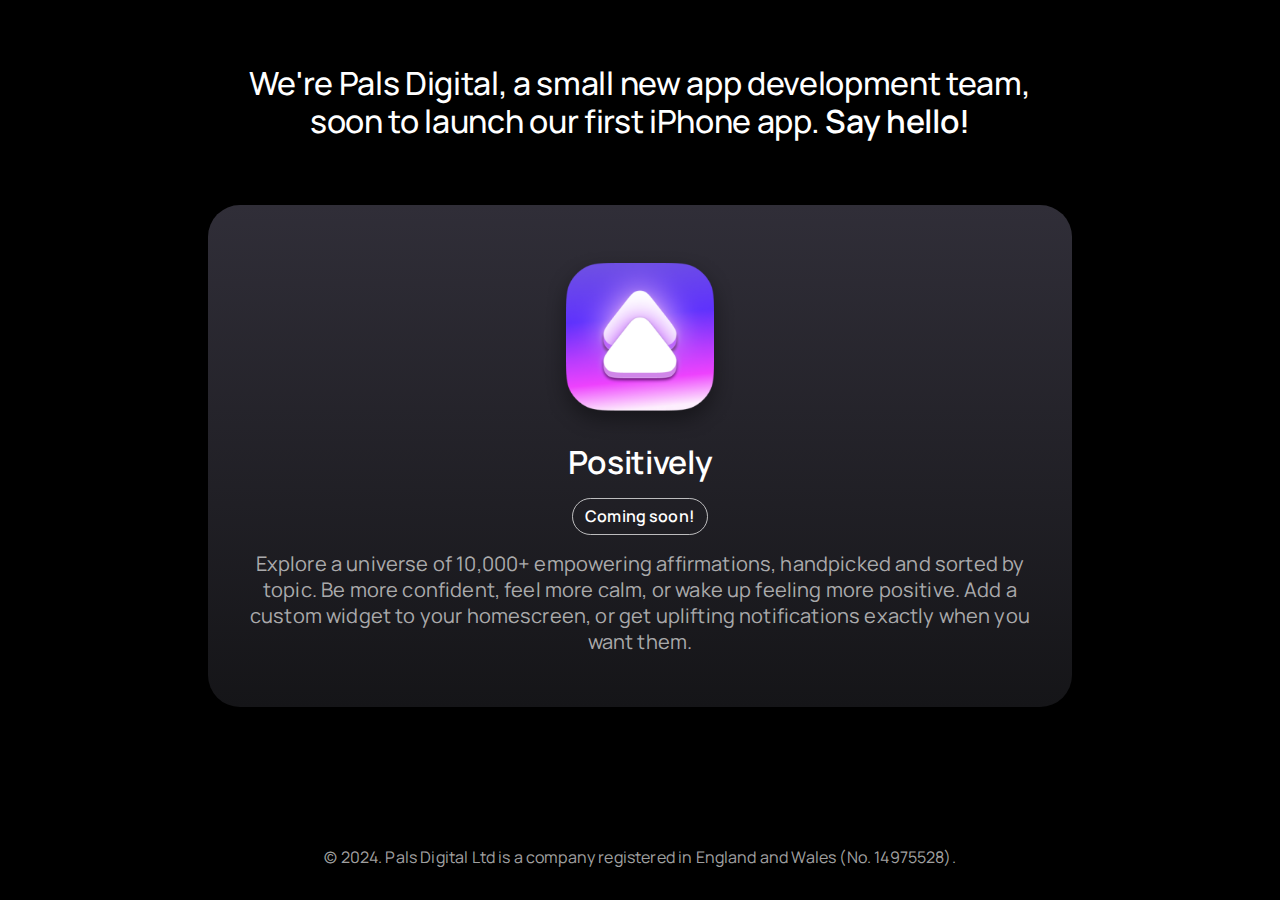
<file: index.html>
<html>
  <head>
    <meta name="viewport" content="width=device-width, initial-scale=1.0" />
    <link rel="stylesheet" href="style.css" />
    <link rel="preconnect" href="https://fonts.googleapis.com" />
    <link rel="preconnect" href="https://fonts.gstatic.com" crossorigin />
    <link
      href="https://fonts.googleapis.com/css2?family=Work+Sans:wght@300;400;500;600&display=swap"
      rel="stylesheet"
    />
    <meta property="og:image" content="/images/pals-cover.png" />
    <meta
      property="description"
      content="We're Pals Digital, a small new app development team launching our first iPhone app."
    />
    <title>Pals Digital</title>
  </head>
  <body>
    <section>
      <div class="container">
        <h1 class="hero">
          We're Pals Digital, a small new app development team, soon to launch
          our first iPhone app.
          <a href="mailto:hello@pals.digital">Say hello!</a>
        </h1>
      </div>
    </section>
    <section>
      <div class="container positively">
        <a href="positively/index.html"
          ><img class="icon" src="images/positively-icon.png"
        /></a>
        <h1 class="mb-4 mt-0">Positively</h1>
        <span class="tag mb-4">Coming soon!</span>
        <p class="lead">
          Explore a universe of 10,000+ empowering affirmations, handpicked and
          sorted by topic. Be more confident, feel more calm, or wake up feeling
          more positive. Add a custom widget to your homescreen, or get
          uplifting notifications exactly when you want them.
        </p>
      </div>
    </section>
    <footer>
      <p>
        &copy; 2024. Pals Digital Ltd is a company registered in England and
        Wales (No. 14975528).
      </p>
    </footer>
  </body>
</html>
</file>
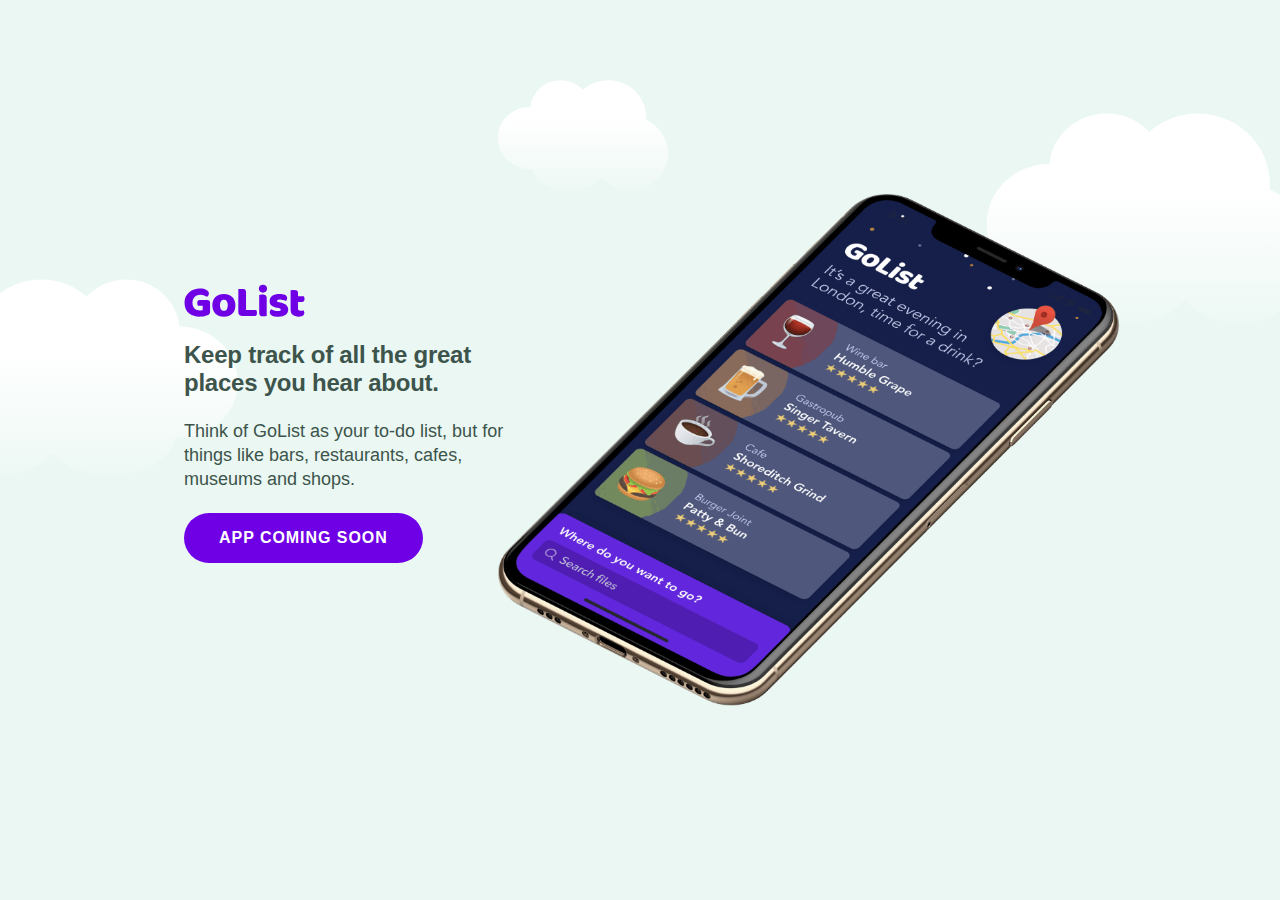
<file: golist/index.html>
<html>
  <head>
    <meta name="viewport" content="width=device-width, initial-scale=1.0" />
    <title>GoList</title>
    <style>
      body {
        background-image: url(clouds.svg);
        background-size: contain;
        background-repeat: no-repeat;
        background-position-y: 80px;
        background-color: #eaf7f2;
        padding: 0px;
        text-align: left;
        margin: 0;
        font-family: "Avenir Next", Helvetica, sans-serif;
        color: #3C544B;
      }
      #logo {
        margin: 0 0 24px 0;
      }
      #holder {
        width: 960px;
        overflow: hidden;
        position:absolute;
        top:50%;
        left:50%;
        -ms-transform: translateX(-50%) translateY(-50%);
        -webkit-transform: translate(-50%,-50%);
        transform: translate(-50%,-50%);
      }
      #content {
        float: left;
        width: 320px;
        padding-top: 90px;
        padding-left: 24px;
        margin-right: -24px;
      }
      #phone {
        width: 622px;
        height: 512px;
        background-size: contain;
        background-image: url(phone.png);
        float: right;
        background-repeat: no-repeat;
      }
      h1 {
        letter-spacing: -0.01em;
        font-weight: 600;
        font-size: 24px;
        line-height: 28px;
        margin: 0 0 22px 0;
      }
      p {
        font-weight: 400;
        font-size: 18px;
        line-height: 24px;
        margin: 0 0 22px 0;
      }
      .button {
        display: inline-block;
        background: #6F00E6;
        height: 50px;
        padding: 0 35px;
        line-height: 50px;
        border-radius: 25px;
        color: #fff;
        font-weight: 600;
        text-transform: uppercase;
        letter-spacing: 0.06em;
      }
      @media (max-width: 960px) {
        #holder {
          width: 100%;
          position: relative;
          transform: none;
          left: 0;
          top: 0;
        }
        #phone {
          float: none !important;
          width: 100%;
        }
        #content {
          float: none !important;
          margin-top: 60px;
          margin-bottom: 30px;
          padding-top: 0;
        }
      }
    </style>
  </head>
  <body class="transition">
    <div id="holder">
      <div id="content">      
        <svg id="logo" width="121" height="33" viewBox="0 0 121 33" fill="none" xmlns="http://www.w3.org/2000/svg">
        <path d="M26.0644 27.6171C26.0644 28.5255 25.9027 29.1995 25.5794 29.6391C25.2562 30.0786 24.7419 30.5035 24.0365 30.9138C23.6251 31.1482 23.1108 31.3827 22.4936 31.6171C21.8764 31.8222 21.2005 31.9981 20.4658 32.1446C19.731 32.3204 18.9522 32.4523 18.1293 32.5402C17.3358 32.6281 16.5423 32.672 15.7488 32.672C13.6328 32.672 11.6491 32.3937 9.79757 31.8369C7.94606 31.2508 6.32967 30.3863 4.94839 29.2435C3.59649 28.0713 2.52379 26.6208 1.73029 24.8918C0.93679 23.1629 0.540039 21.1556 0.540039 18.8698C0.540039 16.4669 0.966179 14.3717 1.81846 12.5841C2.70013 10.7966 3.8463 9.31673 5.25697 8.14457C6.69703 6.94311 8.32812 6.04934 10.1502 5.46326C12.0017 4.87718 13.8973 4.58414 15.837 4.58414C18.629 4.58414 20.8331 5.03835 22.4495 5.94677C24.0953 6.82589 24.9182 7.9834 24.9182 9.4193C24.9182 10.1812 24.7272 10.8405 24.3451 11.3973C23.9631 11.9541 23.5222 12.3937 23.0226 12.716C22.2879 12.2764 21.3621 11.8515 20.2453 11.4413C19.158 11.0017 17.9236 10.7819 16.5423 10.7819C14.0737 10.7819 12.1046 11.4852 10.6352 12.8918C9.19509 14.2984 8.47506 16.2471 8.47506 18.738C8.47506 20.086 8.66609 21.2581 9.04815 22.2545C9.45959 23.2215 10.0033 24.0274 10.6792 24.672C11.3552 25.2874 12.134 25.7563 13.0157 26.0786C13.8973 26.3717 14.8378 26.5182 15.837 26.5182C16.4836 26.5182 17.0566 26.4596 17.5563 26.3424C18.0559 26.2252 18.4379 26.0933 18.7024 25.9468V21.8149H13.9855C13.8092 21.4926 13.6328 21.0676 13.4565 20.5402C13.3095 20.0127 13.2361 19.4559 13.2361 18.8698C13.2361 17.8149 13.4712 17.053 13.9414 16.5841C14.441 16.1153 15.0729 15.8808 15.837 15.8808H23.2871C24.1688 15.8808 24.8447 16.1299 25.3149 16.6281C25.8146 17.097 26.0644 17.7709 26.0644 18.6501V27.6171Z" fill="#6F00E6"/>
        <path d="M51.4151 21.2874C51.4151 23.1043 51.1359 24.7307 50.5775 26.1666C50.0191 27.5731 49.2256 28.76 48.197 29.727C47.1978 30.694 45.9928 31.4266 44.5822 31.9248C43.1715 32.423 41.5992 32.672 39.8652 32.672C38.1313 32.672 36.559 32.4083 35.1483 31.8808C33.7376 31.3534 32.518 30.6061 31.4894 29.6391C30.4902 28.6427 29.7114 27.4413 29.153 26.0347C28.5946 24.6281 28.3154 23.0457 28.3154 21.2874C28.3154 19.5585 28.5946 17.9907 29.153 16.5841C29.7114 15.1775 30.4902 13.9907 31.4894 13.0237C32.518 12.0274 33.7376 11.2655 35.1483 10.738C36.559 10.2105 38.1313 9.94677 39.8652 9.94677C41.5992 9.94677 43.1715 10.2252 44.5822 10.7819C45.9928 11.3094 47.1978 12.0713 48.197 13.0677C49.2256 14.0347 50.0191 15.2215 50.5775 16.6281C51.1359 18.0347 51.4151 19.5878 51.4151 21.2874ZM35.9859 21.2874C35.9859 23.075 36.3239 24.4523 36.9998 25.4193C37.7052 26.357 38.675 26.8259 39.9093 26.8259C41.1437 26.8259 42.0841 26.3424 42.7307 25.3753C43.4066 24.4083 43.7446 23.0457 43.7446 21.2874C43.7446 19.5292 43.4066 18.1812 42.7307 17.2435C42.0547 16.2764 41.0996 15.7929 39.8652 15.7929C38.6309 15.7929 37.6758 16.2764 36.9998 17.2435C36.3239 18.1812 35.9859 19.5292 35.9859 21.2874Z" fill="#6F00E6"/>
        <path d="M58.4216 32.1006C57.1579 32.1006 56.1587 31.7343 55.4239 31.0017C54.6892 30.2691 54.3219 29.2728 54.3219 28.0127V5.28743C54.6451 5.22882 55.1594 5.15556 55.8648 5.06765C56.5701 4.95044 57.2461 4.89183 57.8926 4.89183C58.5686 4.89183 59.1564 4.95044 59.656 5.06765C60.185 5.15556 60.6258 5.33139 60.9785 5.59512C61.3311 5.85886 61.5956 6.22516 61.772 6.69402C61.9483 7.16289 62.0365 7.77828 62.0365 8.54018V25.9028H72.1316C72.3373 26.2252 72.5283 26.6647 72.7047 27.2215C72.881 27.749 72.9692 28.3057 72.9692 28.8918C72.9692 30.064 72.7194 30.8992 72.2197 31.3973C71.7201 31.8662 71.0589 32.1006 70.236 32.1006H58.4216Z" fill="#6F00E6"/>
        <path d="M74.8513 4.67205C74.8513 3.55849 75.2187 2.62076 75.9534 1.85886C76.7175 1.09696 77.7168 0.716003 78.9511 0.716003C80.1854 0.716003 81.17 1.09696 81.9047 1.85886C82.6688 2.62076 83.0508 3.55849 83.0508 4.67205C83.0508 5.7856 82.6688 6.72333 81.9047 7.48523C81.17 8.24714 80.1854 8.62809 78.9511 8.62809C77.7168 8.62809 76.7175 8.24714 75.9534 7.48523C75.2187 6.72333 74.8513 5.7856 74.8513 4.67205ZM82.6982 31.9248C82.3749 31.9834 81.89 32.0567 81.2434 32.1446C80.6263 32.2618 79.9944 32.3204 79.3478 32.3204C78.7013 32.3204 78.1135 32.2764 77.5845 32.1885C77.0849 32.1006 76.6587 31.9248 76.3061 31.6611C75.9534 31.3973 75.6742 31.0457 75.4685 30.6061C75.2922 30.1372 75.204 29.5365 75.204 28.8039V10.9138C75.5273 10.8552 75.9975 10.7819 76.6147 10.694C77.2612 10.5768 77.9078 10.5182 78.5543 10.5182C79.2009 10.5182 79.774 10.5622 80.2736 10.6501C80.8026 10.738 81.2434 10.9138 81.5961 11.1775C81.9488 11.4413 82.2133 11.8076 82.3896 12.2764C82.5953 12.716 82.6982 13.3021 82.6982 14.0347V31.9248Z" fill="#6F00E6"/>
        <path d="M104.221 25.5951C104.221 27.8222 103.383 29.5658 101.708 30.8259C100.033 32.086 97.5643 32.716 94.3021 32.716C93.0678 32.716 91.9216 32.6281 90.8636 32.4523C89.8056 32.2764 88.8945 32.0127 88.1304 31.6611C87.3957 31.2801 86.8079 30.8112 86.3671 30.2545C85.9557 29.6977 85.7499 29.0383 85.7499 28.2764C85.7499 27.5731 85.8969 26.9871 86.1908 26.5182C86.4847 26.02 86.8373 25.6098 87.2488 25.2874C88.101 25.7563 89.0709 26.1812 90.1583 26.5622C91.2751 26.9138 92.5535 27.0896 93.9935 27.0896C94.9046 27.0896 95.5952 26.9578 96.0655 26.694C96.5651 26.4303 96.8149 26.0786 96.8149 25.6391C96.8149 25.2288 96.6385 24.9065 96.2859 24.672C95.9332 24.4376 95.3454 24.2471 94.5225 24.1006L93.2 23.8369C90.6432 23.3387 88.7329 22.5622 87.4692 21.5072C86.2348 20.423 85.6177 18.8845 85.6177 16.8918C85.6177 15.8076 85.8528 14.8259 86.323 13.9468C86.7932 13.0677 87.4545 12.3351 88.3068 11.749C89.159 11.1629 90.173 10.7087 91.3485 10.3863C92.5535 10.064 93.876 9.90282 95.316 9.90282C96.4034 9.90282 97.4173 9.99073 98.3578 10.1666C99.3276 10.3131 100.165 10.5475 100.871 10.8698C101.576 11.1922 102.134 11.6171 102.546 12.1446C102.957 12.6427 103.163 13.2435 103.163 13.9468C103.163 14.6208 103.031 15.2068 102.766 15.705C102.531 16.1739 102.222 16.5695 101.84 16.8918C101.605 16.7453 101.253 16.5988 100.782 16.4523C100.312 16.2764 99.7979 16.1299 99.2395 16.0127C98.6811 15.8662 98.108 15.749 97.5202 15.6611C96.9618 15.5731 96.4475 15.5292 95.9773 15.5292C95.0075 15.5292 94.258 15.6464 93.729 15.8808C93.2 16.086 92.9355 16.423 92.9355 16.8918C92.9355 17.2142 93.0825 17.4779 93.3764 17.683C93.6703 17.8882 94.2286 18.0786 95.0515 18.2545L96.4181 18.5622C99.2395 19.2068 101.238 20.1006 102.413 21.2435C103.618 22.357 104.221 23.8076 104.221 25.5951Z" fill="#6F00E6"/>
        <path d="M114.016 24.6281C114.016 25.39 114.251 25.9321 114.721 26.2545C115.221 26.5768 115.911 26.738 116.793 26.738C117.234 26.738 117.689 26.7087 118.16 26.6501C118.63 26.5622 119.041 26.4596 119.394 26.3424C119.658 26.6647 119.879 27.031 120.055 27.4413C120.261 27.8222 120.364 28.2911 120.364 28.8479C120.364 29.9614 119.938 30.8698 119.085 31.5731C118.262 32.2764 116.793 32.6281 114.677 32.6281C112.091 32.6281 110.092 32.042 108.682 30.8699C107.3 29.6977 106.61 27.7929 106.61 25.1556V6.34238C106.933 6.25447 107.388 6.16655 107.976 6.07864C108.593 5.96142 109.24 5.90281 109.916 5.90281C111.209 5.90281 112.208 6.13725 112.914 6.60611C113.648 7.04567 114.016 7.99805 114.016 9.46326V12.2764H119.791C119.967 12.5988 120.129 13.009 120.276 13.5072C120.452 13.9761 120.54 14.5035 120.54 15.0896C120.54 16.1153 120.305 16.8625 119.835 17.3314C119.394 17.7709 118.791 17.9907 118.027 17.9907H114.016V24.6281Z" fill="#6F00E6"/>
        </svg>
        <h1>Keep track of all the great places you hear about.</h1>
        <p>Think of GoList as your to-do list, but for things like bars, restaurants, cafes, museums and shops.</p>
        <span class="button">App Coming Soon</a>
      </div>
      <div id="phone"></div>
    </div>
  </body>
</html>
</file>
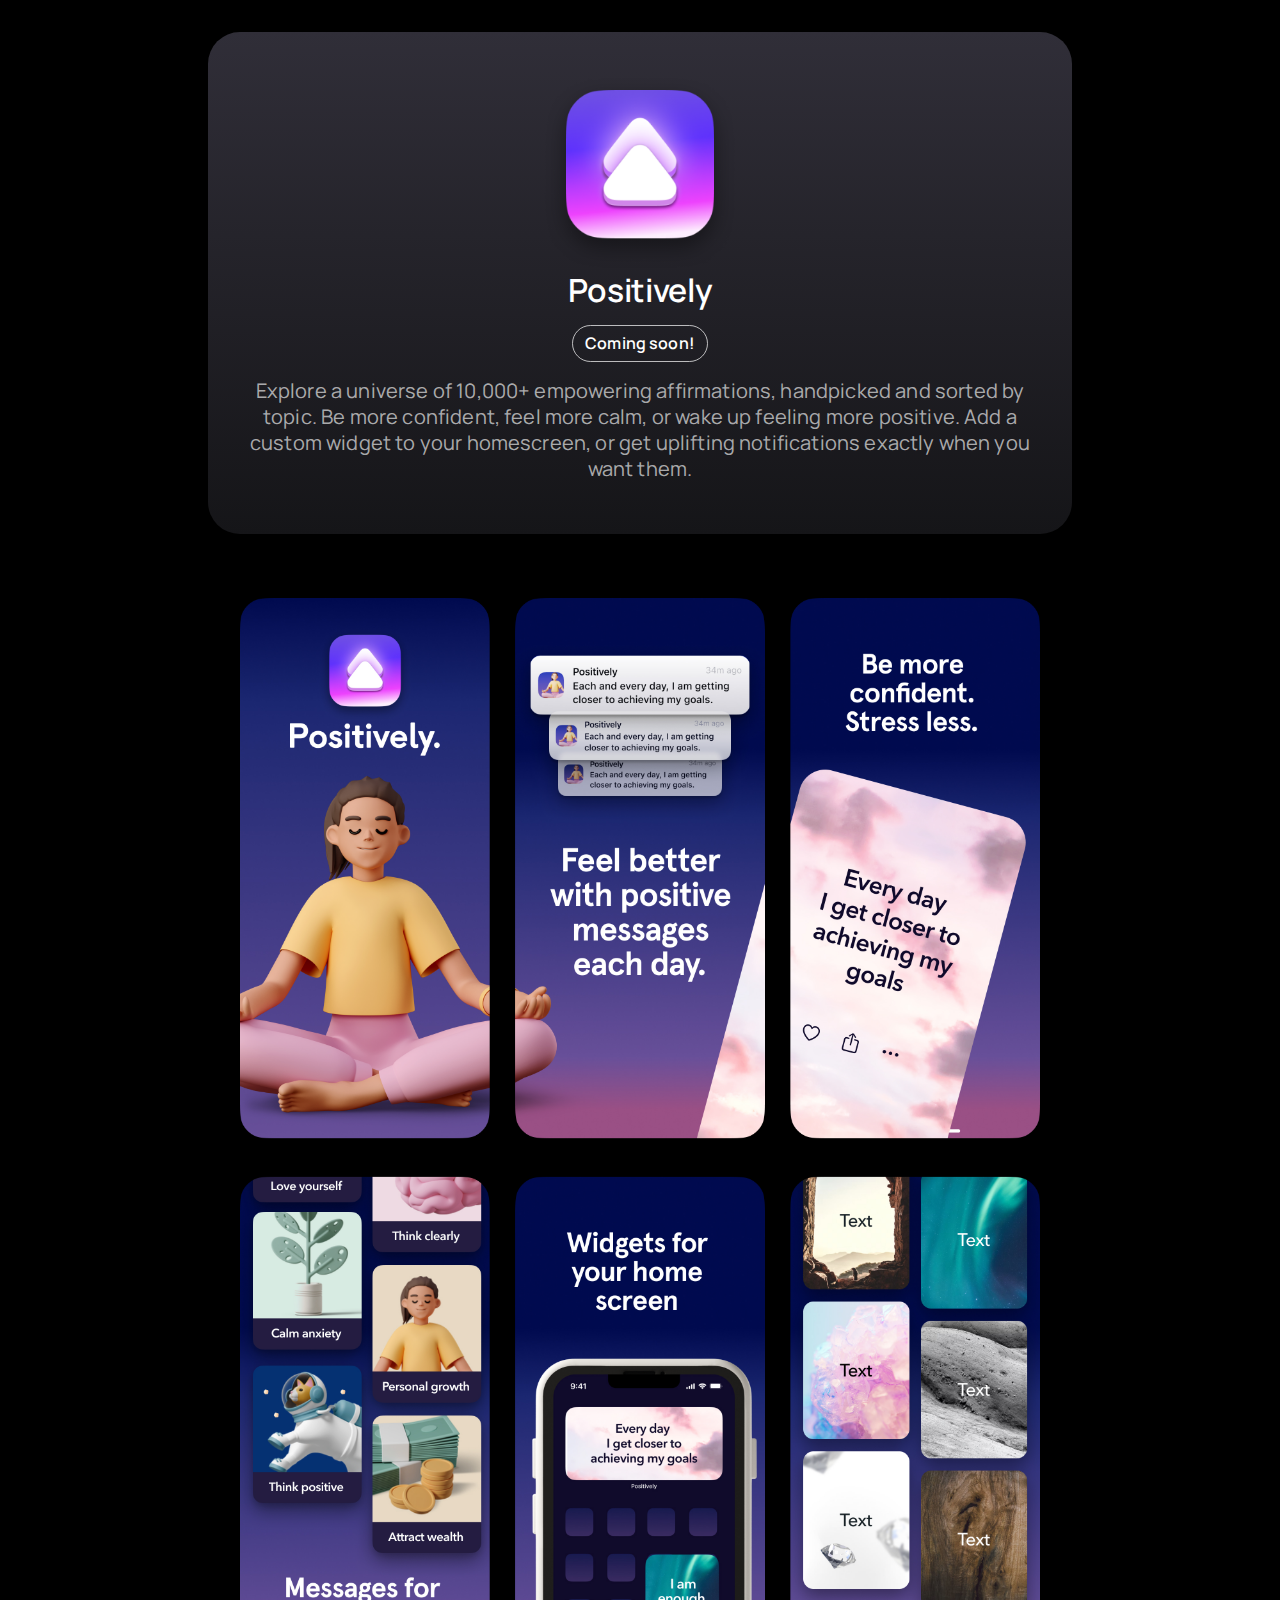
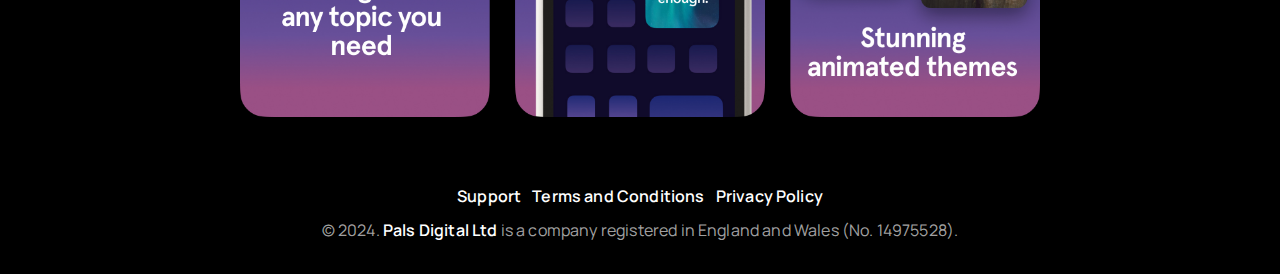
<file: positively/index.html>
<html>
  <head>
    <meta name="viewport" content="width=device-width, initial-scale=1.0" />
    <link rel="stylesheet" href="/style.css" />
    <link rel="preconnect" href="https://fonts.googleapis.com" />
    <link rel="preconnect" href="https://fonts.gstatic.com" crossorigin />
    <link
      href="https://fonts.googleapis.com/css2?family=Work+Sans:wght@300;400;500;600&display=swap"
      rel="stylesheet"
    />
    <meta property="og:image" content="/images/positively-cover.png" />
    <meta
      name="description"
      content="Positively is the #1 app for positive thinking, reduced stress, increased confidence and lower anxiety. Transform your mind with thousands of positive messages on every topic from work, love, personal growth, health and wealth."
    />
    <title>Positively</title>
  </head>
  <body>
    <section>
      <div class="container positively">
        <img class="icon" src="/images/positively-icon.png" />
        <h1 class="mb-4 mt-0">Positively</h1>
        <span class="tag mb-4">Coming soon!</span>
        <p class="lead">
          Explore a universe of 10,000+ empowering affirmations, handpicked and
          sorted by topic. Be more confident, feel more calm, or wake up feeling
          more positive. Add a custom widget to your homescreen, or get
          uplifting notifications exactly when you want them.
        </p>
      </div>
    </section>
    <section>
      <div class="container screens">
        <img class="screens" src="/images/positively-screens.jpg" />
      </div>
    </section>
    <footer>
      <ul>
        <li><a href="support.html">Support</a></li>
        <li><a href="terms.html">Terms and Conditions</a></li>
        <li><a href="privacy.html">Privacy Policy</a></li>
      </ul>
      <p>
        &copy; 2024. <a href="/">Pals Digital Ltd</a> is a company registered in
        England and Wales (No. 14975528).
      </p>
    </footer>
  </body>
</html>
</file>
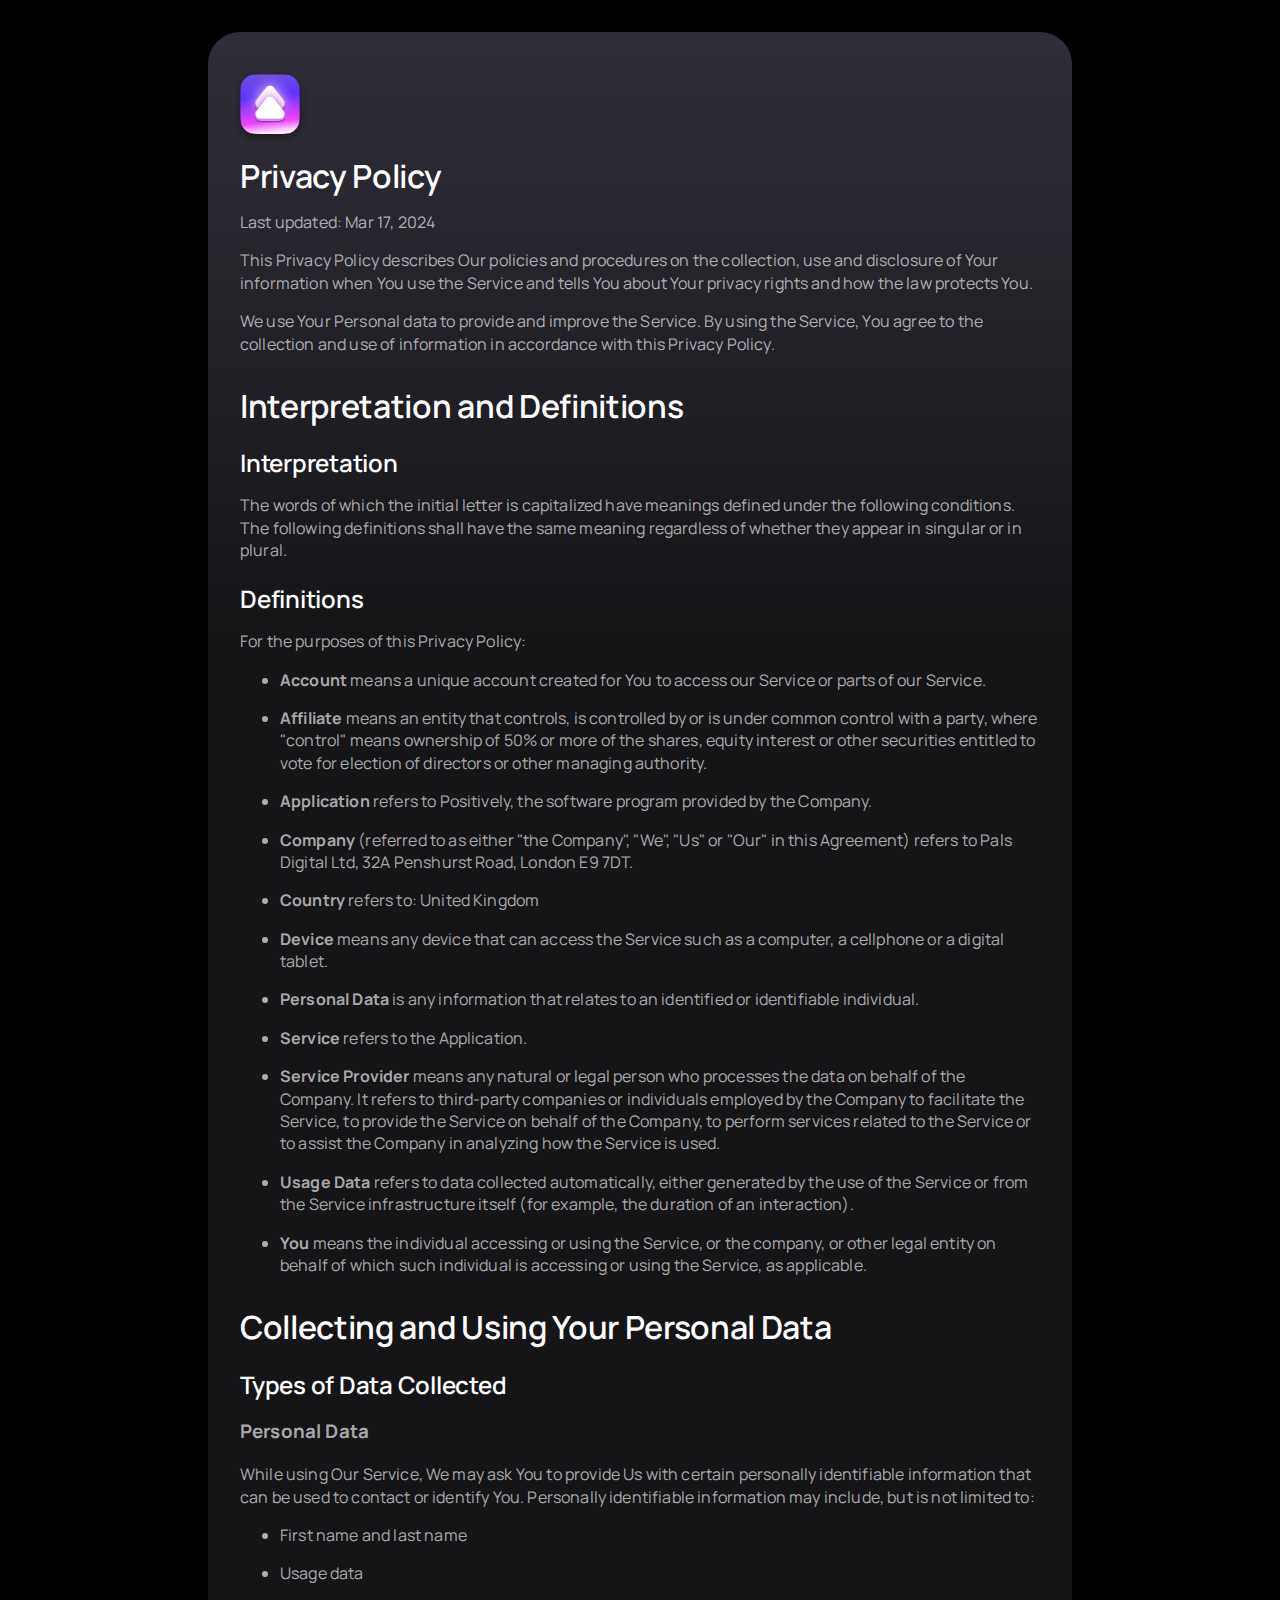
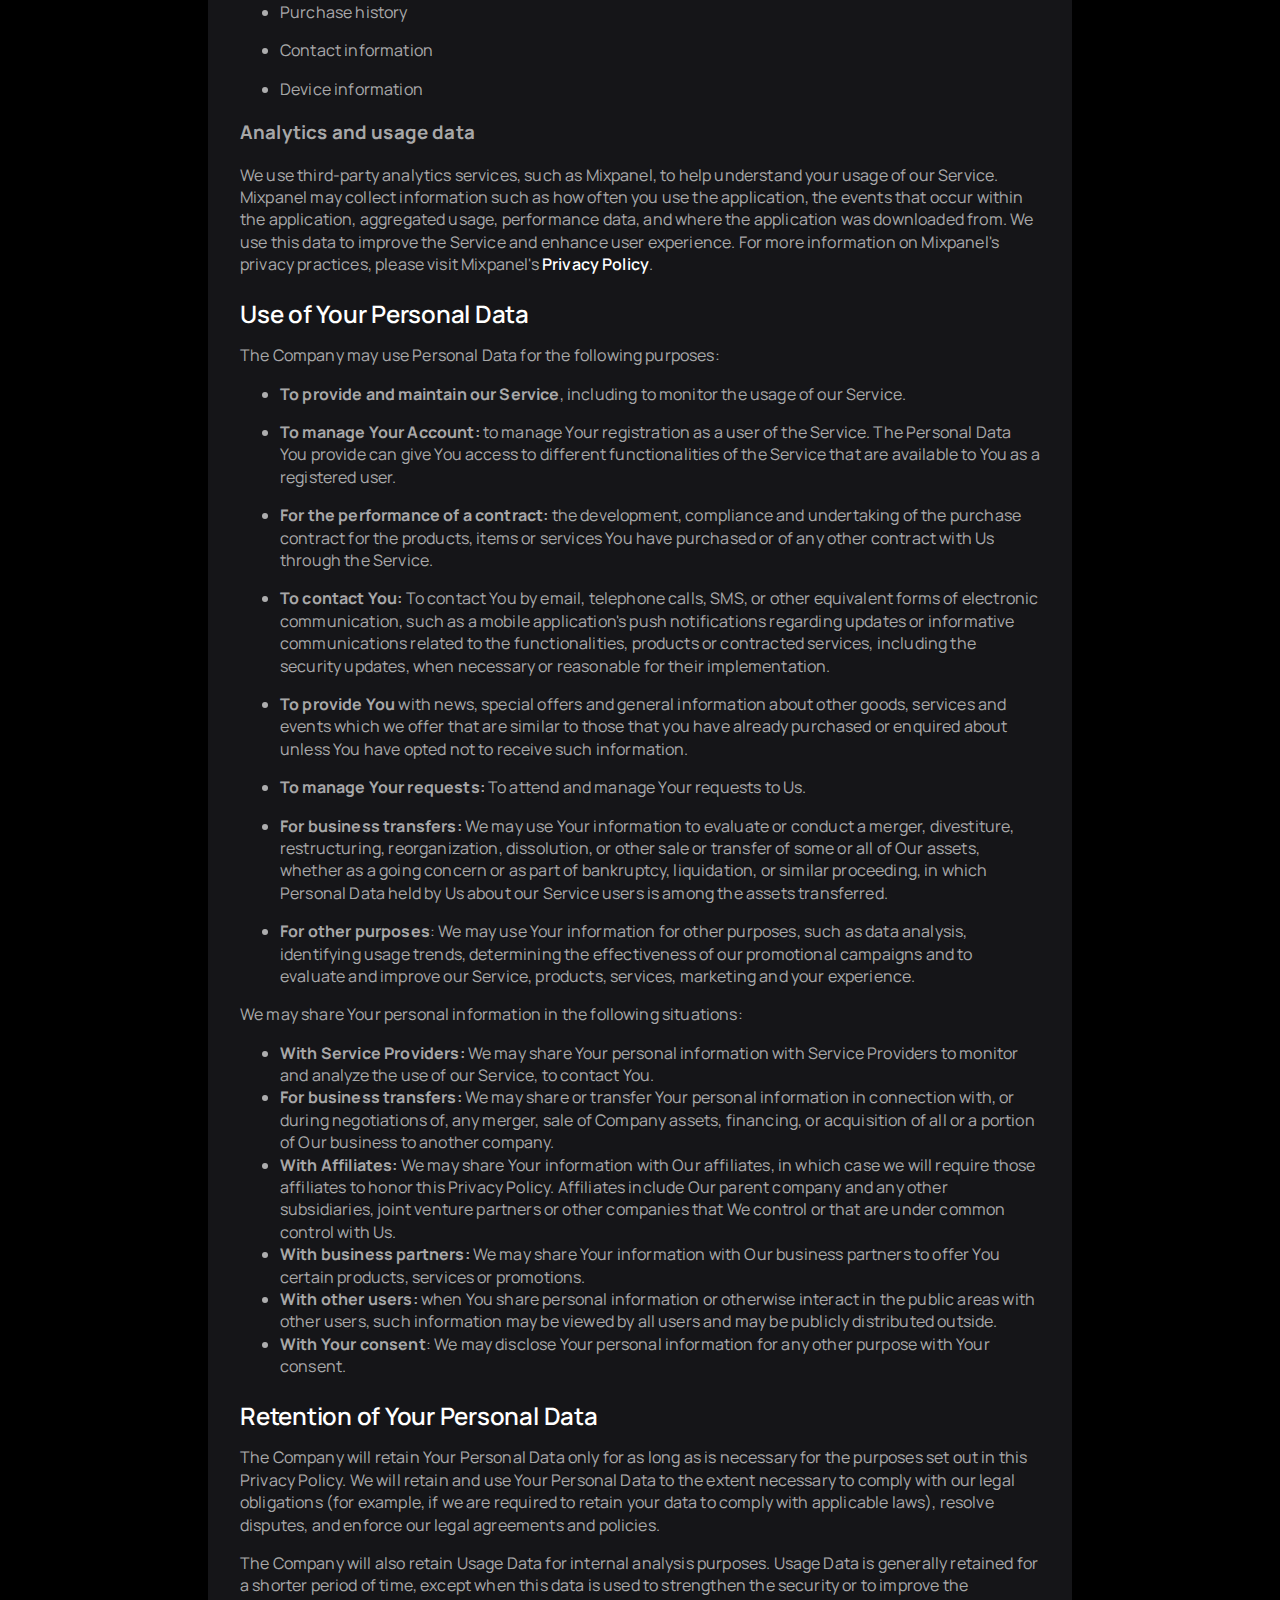
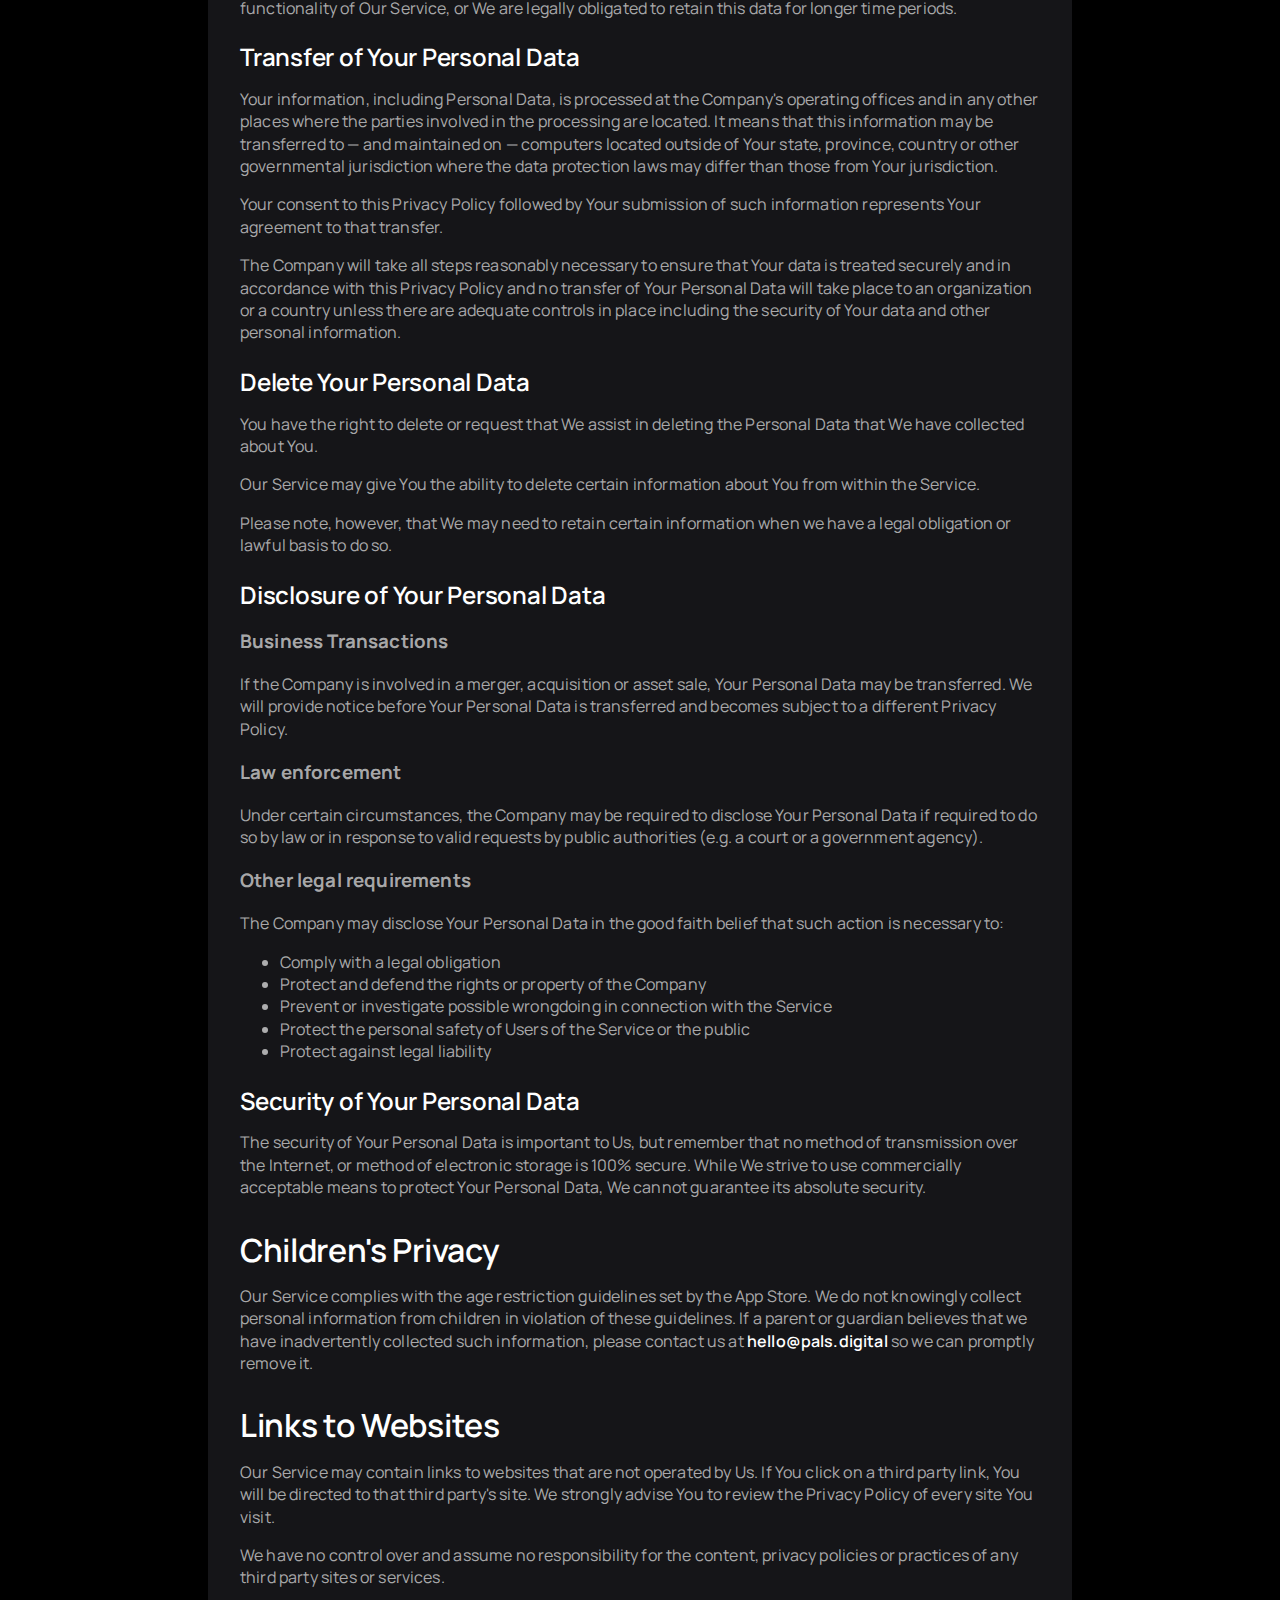
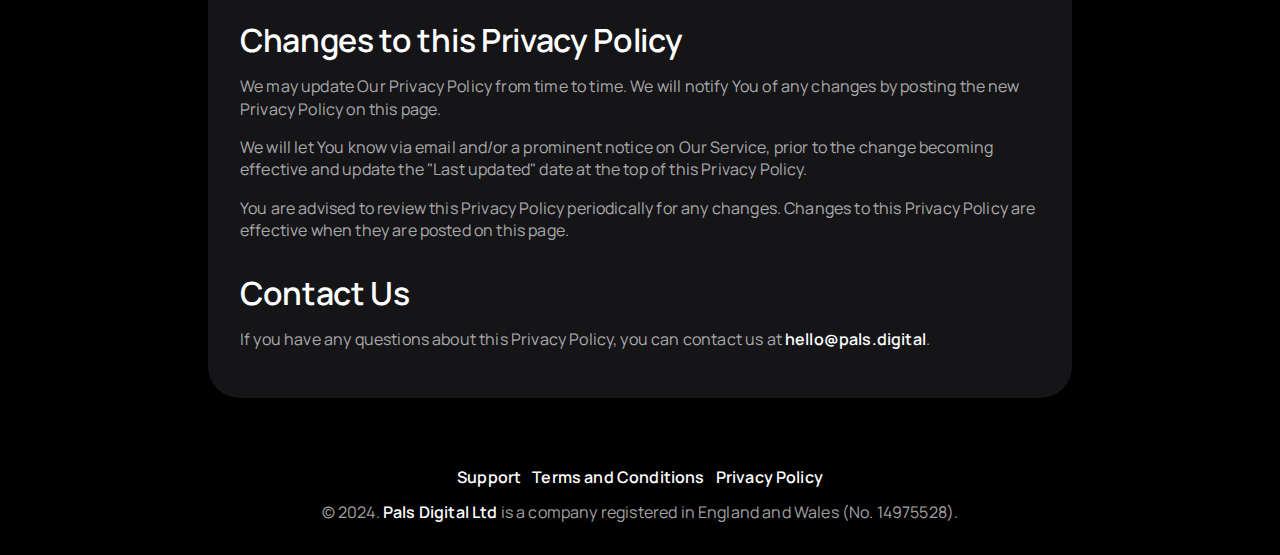
<file: positively/privacy.html>
<html>
  <head>
    <meta name="viewport" content="width=device-width, initial-scale=1.0" />
    <link rel="stylesheet" href="/style.css" />
    <link rel="preconnect" href="https://fonts.googleapis.com" />
    <link rel="preconnect" href="https://fonts.gstatic.com" crossorigin />
    <link
      href="https://fonts.googleapis.com/css2?family=Work+Sans:wght@300;400;500;600&display=swap"
      rel="stylesheet"
    />
    <meta property="og:image" content="/images/positively-cover.png" />
    <meta
      name="description"
      content="Positively is the #1 app for positive thinking, reduced stress, increased confidence and lower anxiety. Transform your mind with thousands of positive messages on every topic from work, love, personal growth, health and wealth."
    />

    <title>Positively | Privacy Policy</title>
  </head>
  <body>
    <section>
      <div class="container content">
        <a href="/positively/index.html"
          ><img class="icon small" src="/images/positively-icon.png"
        /></a>
        <h1 class="mb-4 mt-0">Privacy Policy</h1>
        <p>Last updated: Mar 17, 2024</p>
        <p>
          This Privacy Policy describes Our policies and procedures on the
          collection, use and disclosure of Your information when You use the
          Service and tells You about Your privacy rights and how the law
          protects You.
        </p>
        <p>
          We use Your Personal data to provide and improve the Service. By using
          the Service, You agree to the collection and use of information in
          accordance with this Privacy Policy.
        </p>
        <h1>Interpretation and Definitions</h1>
        <h2>Interpretation</h2>
        <p>
          The words of which the initial letter is capitalized have meanings
          defined under the following conditions. The following definitions
          shall have the same meaning regardless of whether they appear in
          singular or in plural.
        </p>
        <h2>Definitions</h2>
        <p>For the purposes of this Privacy Policy:</p>
        <ul>
          <li>
            <p>
              <strong>Account</strong> means a unique account created for You to
              access our Service or parts of our Service.
            </p>
          </li>
          <li>
            <p>
              <strong>Affiliate</strong> means an entity that controls, is
              controlled by or is under common control with a party, where
              &quot;control&quot; means ownership of 50% or more of the shares,
              equity interest or other securities entitled to vote for election
              of directors or other managing authority.
            </p>
          </li>
          <li>
            <p>
              <strong>Application</strong> refers to Positively, the software
              program provided by the Company.
            </p>
          </li>
          <li>
            <p>
              <strong>Company</strong> (referred to as either &quot;the
              Company&quot;, &quot;We&quot;, &quot;Us&quot; or &quot;Our&quot;
              in this Agreement) refers to Pals Digital Ltd, 32A Penshurst Road,
              London E9 7DT.
            </p>
          </li>
          <li>
            <p><strong>Country</strong> refers to: United Kingdom</p>
          </li>
          <li>
            <p>
              <strong>Device</strong> means any device that can access the
              Service such as a computer, a cellphone or a digital tablet.
            </p>
          </li>
          <li>
            <p>
              <strong>Personal Data</strong> is any information that relates to
              an identified or identifiable individual.
            </p>
          </li>
          <li>
            <p><strong>Service</strong> refers to the Application.</p>
          </li>
          <li>
            <p>
              <strong>Service Provider</strong> means any natural or legal
              person who processes the data on behalf of the Company. It refers
              to third-party companies or individuals employed by the Company to
              facilitate the Service, to provide the Service on behalf of the
              Company, to perform services related to the Service or to assist
              the Company in analyzing how the Service is used.
            </p>
          </li>
          <li>
            <p>
              <strong>Usage Data</strong> refers to data collected
              automatically, either generated by the use of the Service or from
              the Service infrastructure itself (for example, the duration of an
              interaction).
            </p>
          </li>
          <li>
            <p>
              <strong>You</strong> means the individual accessing or using the
              Service, or the company, or other legal entity on behalf of which
              such individual is accessing or using the Service, as applicable.
            </p>
          </li>
        </ul>
        <h1>Collecting and Using Your Personal Data</h1>
        <h2>Types of Data Collected</h2>
        <h3>Personal Data</h3>
        <p>
          While using Our Service, We may ask You to provide Us with certain
          personally identifiable information that can be used to contact or
          identify You. Personally identifiable information may include, but is
          not limited to:
        </p>
        <ul>
          <li>
            <p>First name and last name</p>
          </li>
          <li>
            <p>Usage data</p>
          </li>
          <li>
            <p>Purchase history</p>
          </li>
          <li>
            <p>Contact information</p>
          </li>
          <li>
            <p>Device information</p>
          </li>
        </ul>
        <h3>Analytics and usage data</h3>
        <p>
          We use third-party analytics services, such as Mixpanel, to help
          understand your usage of our Service. Mixpanel may collect information
          such as how often you use the application, the events that occur
          within the application, aggregated usage, performance data, and where
          the application was downloaded from. We use this data to improve the
          Service and enhance user experience. For more information on
          Mixpanel's privacy practices, please visit Mixpanel's
          <a href="https://mixpanel.com/legal/privacy-policy/">Privacy Policy</a
          >.
        </p>
        <h2>Use of Your Personal Data</h2>
        <p>The Company may use Personal Data for the following purposes:</p>
        <ul>
          <li>
            <p>
              <strong>To provide and maintain our Service</strong>, including to
              monitor the usage of our Service.
            </p>
          </li>
          <li>
            <p>
              <strong>To manage Your Account:</strong> to manage Your
              registration as a user of the Service. The Personal Data You
              provide can give You access to different functionalities of the
              Service that are available to You as a registered user.
            </p>
          </li>
          <li>
            <p>
              <strong>For the performance of a contract:</strong> the
              development, compliance and undertaking of the purchase contract
              for the products, items or services You have purchased or of any
              other contract with Us through the Service.
            </p>
          </li>
          <li>
            <p>
              <strong>To contact You:</strong> To contact You by email,
              telephone calls, SMS, or other equivalent forms of electronic
              communication, such as a mobile application's push notifications
              regarding updates or informative communications related to the
              functionalities, products or contracted services, including the
              security updates, when necessary or reasonable for their
              implementation.
            </p>
          </li>
          <li>
            <p>
              <strong>To provide You</strong> with news, special offers and
              general information about other goods, services and events which
              we offer that are similar to those that you have already purchased
              or enquired about unless You have opted not to receive such
              information.
            </p>
          </li>
          <li>
            <p>
              <strong>To manage Your requests:</strong> To attend and manage
              Your requests to Us.
            </p>
          </li>
          <li>
            <p>
              <strong>For business transfers:</strong> We may use Your
              information to evaluate or conduct a merger, divestiture,
              restructuring, reorganization, dissolution, or other sale or
              transfer of some or all of Our assets, whether as a going concern
              or as part of bankruptcy, liquidation, or similar proceeding, in
              which Personal Data held by Us about our Service users is among
              the assets transferred.
            </p>
          </li>
          <li>
            <p>
              <strong>For other purposes</strong>: We may use Your information
              for other purposes, such as data analysis, identifying usage
              trends, determining the effectiveness of our promotional campaigns
              and to evaluate and improve our Service, products, services,
              marketing and your experience.
            </p>
          </li>
        </ul>
        <p>
          We may share Your personal information in the following situations:
        </p>
        <ul>
          <li>
            <strong>With Service Providers:</strong> We may share Your personal
            information with Service Providers to monitor and analyze the use of
            our Service, to contact You.
          </li>
          <li>
            <strong>For business transfers:</strong> We may share or transfer
            Your personal information in connection with, or during negotiations
            of, any merger, sale of Company assets, financing, or acquisition of
            all or a portion of Our business to another company.
          </li>
          <li>
            <strong>With Affiliates:</strong> We may share Your information with
            Our affiliates, in which case we will require those affiliates to
            honor this Privacy Policy. Affiliates include Our parent company and
            any other subsidiaries, joint venture partners or other companies
            that We control or that are under common control with Us.
          </li>
          <li>
            <strong>With business partners:</strong> We may share Your
            information with Our business partners to offer You certain
            products, services or promotions.
          </li>
          <li>
            <strong>With other users:</strong> when You share personal
            information or otherwise interact in the public areas with other
            users, such information may be viewed by all users and may be
            publicly distributed outside.
          </li>
          <li>
            <strong>With Your consent</strong>: We may disclose Your personal
            information for any other purpose with Your consent.
          </li>
        </ul>
        <h2>Retention of Your Personal Data</h2>
        <p>
          The Company will retain Your Personal Data only for as long as is
          necessary for the purposes set out in this Privacy Policy. We will
          retain and use Your Personal Data to the extent necessary to comply
          with our legal obligations (for example, if we are required to retain
          your data to comply with applicable laws), resolve disputes, and
          enforce our legal agreements and policies.
        </p>
        <p>
          The Company will also retain Usage Data for internal analysis
          purposes. Usage Data is generally retained for a shorter period of
          time, except when this data is used to strengthen the security or to
          improve the functionality of Our Service, or We are legally obligated
          to retain this data for longer time periods.
        </p>
        <h2>Transfer of Your Personal Data</h2>
        <p>
          Your information, including Personal Data, is processed at the
          Company's operating offices and in any other places where the parties
          involved in the processing are located. It means that this information
          may be transferred to — and maintained on — computers located outside
          of Your state, province, country or other governmental jurisdiction
          where the data protection laws may differ than those from Your
          jurisdiction.
        </p>
        <p>
          Your consent to this Privacy Policy followed by Your submission of
          such information represents Your agreement to that transfer.
        </p>
        <p>
          The Company will take all steps reasonably necessary to ensure that
          Your data is treated securely and in accordance with this Privacy
          Policy and no transfer of Your Personal Data will take place to an
          organization or a country unless there are adequate controls in place
          including the security of Your data and other personal information.
        </p>
        <h2>Delete Your Personal Data</h2>
        <p>
          You have the right to delete or request that We assist in deleting the
          Personal Data that We have collected about You.
        </p>
        <p>
          Our Service may give You the ability to delete certain information
          about You from within the Service.
        </p>
        <p>
          Please note, however, that We may need to retain certain information
          when we have a legal obligation or lawful basis to do so.
        </p>
        <h2>Disclosure of Your Personal Data</h2>
        <h3>Business Transactions</h3>
        <p>
          If the Company is involved in a merger, acquisition or asset sale,
          Your Personal Data may be transferred. We will provide notice before
          Your Personal Data is transferred and becomes subject to a different
          Privacy Policy.
        </p>
        <h3>Law enforcement</h3>
        <p>
          Under certain circumstances, the Company may be required to disclose
          Your Personal Data if required to do so by law or in response to valid
          requests by public authorities (e.g. a court or a government agency).
        </p>
        <h3>Other legal requirements</h3>
        <p>
          The Company may disclose Your Personal Data in the good faith belief
          that such action is necessary to:
        </p>
        <ul>
          <li>Comply with a legal obligation</li>
          <li>Protect and defend the rights or property of the Company</li>
          <li>
            Prevent or investigate possible wrongdoing in connection with the
            Service
          </li>
          <li>
            Protect the personal safety of Users of the Service or the public
          </li>
          <li>Protect against legal liability</li>
        </ul>
        <h2>Security of Your Personal Data</h2>
        <p>
          The security of Your Personal Data is important to Us, but remember
          that no method of transmission over the Internet, or method of
          electronic storage is 100% secure. While We strive to use commercially
          acceptable means to protect Your Personal Data, We cannot guarantee
          its absolute security.
        </p>
        <h1>Children's Privacy</h1>
        <p>
          Our Service complies with the age restriction guidelines set by the
          App Store. We do not knowingly collect personal information from
          children in violation of these guidelines. If a parent or guardian
          believes that we have inadvertently collected such information, please
          contact us at <a href="mailto:hello@pals.digital">hello@pals.digital</a>
</a>so we can promptly remove it.
        </p>
        <h1>Links to Websites</h1>
        <p>
          Our Service may contain links to websites that are not operated by Us.
          If You click on a third party link, You will be directed to that third
          party's site. We strongly advise You to review the Privacy Policy of
          every site You visit.
        </p>
        <p>
          We have no control over and assume no responsibility for the content,
          privacy policies or practices of any third party sites or services.
        </p>
        <h1>Changes to this Privacy Policy</h1>
        <p>
          We may update Our Privacy Policy from time to time. We will notify You
          of any changes by posting the new Privacy Policy on this page.
        </p>
        <p>
          We will let You know via email and/or a prominent notice on Our
          Service, prior to the change becoming effective and update the
          &quot;Last updated&quot; date at the top of this Privacy Policy.
        </p>
        <p>
          You are advised to review this Privacy Policy periodically for any
          changes. Changes to this Privacy Policy are effective when they are
          posted on this page.
        </p>
        <h1>Contact Us</h1>
        <p>
          If you have any questions about this Privacy Policy, you can
          contact us at
          <a href="mailto:hello@pals.digital">hello@pals.digital</a>.
        </p>
      </div>
    </section>
    <footer>
      <ul>
        <li><a href="support.html">Support</a></li>
        <li><a href="terms.html">Terms and Conditions</a></li>
        <li><a href="privacy.html">Privacy Policy</a></li>
      </ul>
      <p>
        &copy; 2024. <a href="/">Pals Digital Ltd</a> is a company registered in
        England and Wales (No. 14975528).
      </p>
    </footer>
  </body>
</html>
</file>
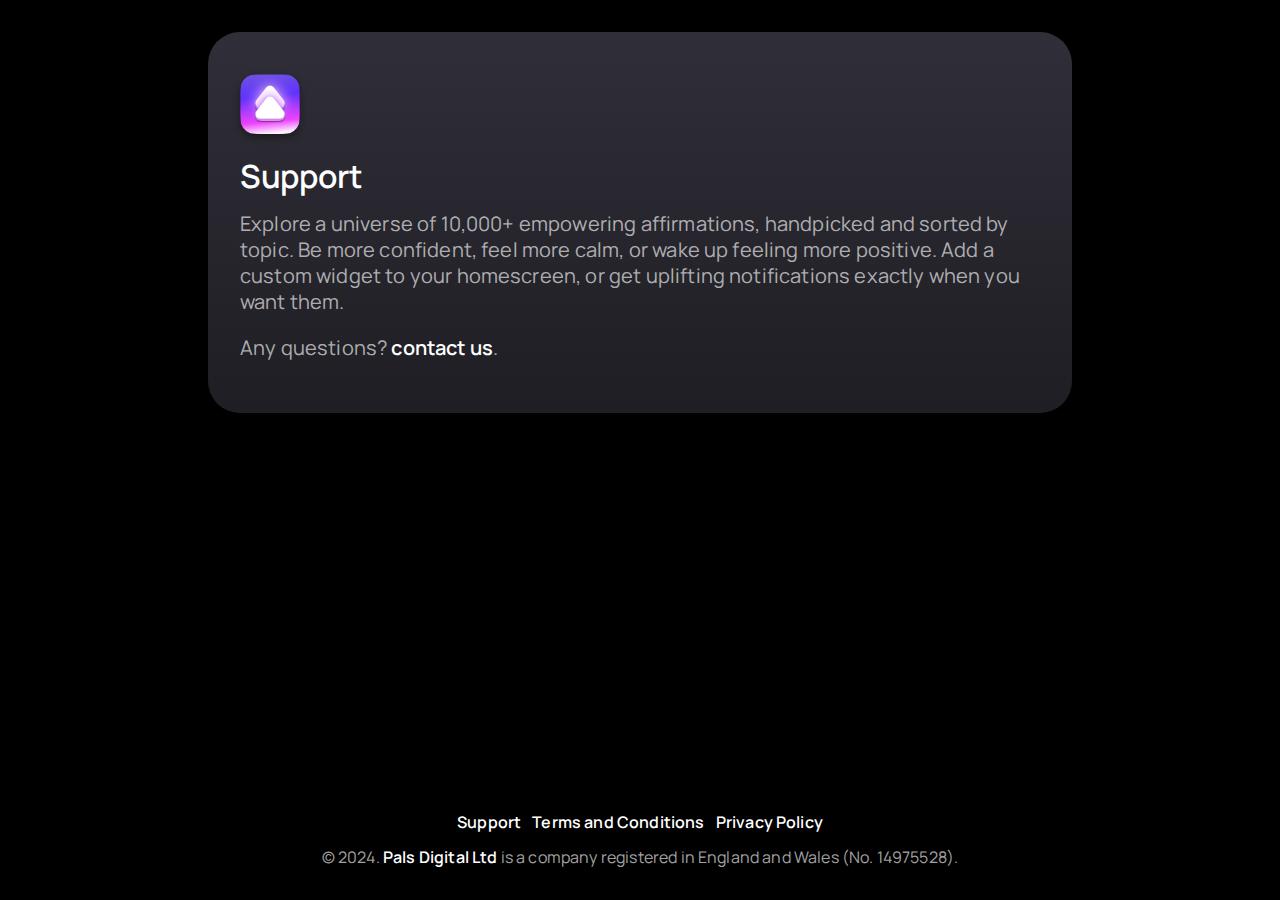
<file: positively/support.html>
<html>
  <head>
    <meta name="viewport" content="width=device-width, initial-scale=1.0" />
    <link rel="stylesheet" href="/style.css" />
    <link rel="preconnect" href="https://fonts.googleapis.com" />
    <link rel="preconnect" href="https://fonts.gstatic.com" crossorigin />
    <link
      href="https://fonts.googleapis.com/css2?family=Work+Sans:wght@300;400;500;600&display=swap"
      rel="stylesheet"
    />
    <meta property="og:image" content="/images/positively-cover.png" />
    <meta
      name="description"
      content="Positively is the #1 app for positive thinking, reduced stress, increased confidence and lower anxiety. Transform your mind with thousands of positive messages on every topic from work, love, personal growth, health and wealth."
    />
    <title>Positively | Support</title>
  </head>
  <body>
    <section>
      <div class="container content">
        <a href="/positively/index.html"
          ><img class="icon small" src="/images/positively-icon.png"
        /></a>
        <h1 class="mb-4 mt-0">Support</h1>
        <p class="lead">
          Explore a universe of 10,000+ empowering affirmations, handpicked and
          sorted by topic. Be more confident, feel more calm, or wake up feeling
          more positive. Add a custom widget to your homescreen, or get
          uplifting notifications exactly when you want them.
        </p>
        <p class="lead">
          Any questions? <a href="mailto:hello@pals.digital">contact us</a>.
        </p>
      </div>
    </section>
    <footer>
      <ul>
        <li><a href="support.html">Support</a></li>
        <li><a href="terms.html">Terms and Conditions</a></li>
        <li><a href="privacy.html">Privacy Policy</a></li>
      </ul>
      <p>
        &copy; 2024. <a href="/">Pals Digital Ltd</a> is a company registered in
        England and Wales (No. 14975528).
      </p>
    </footer>
  </body>
</html>
</file>
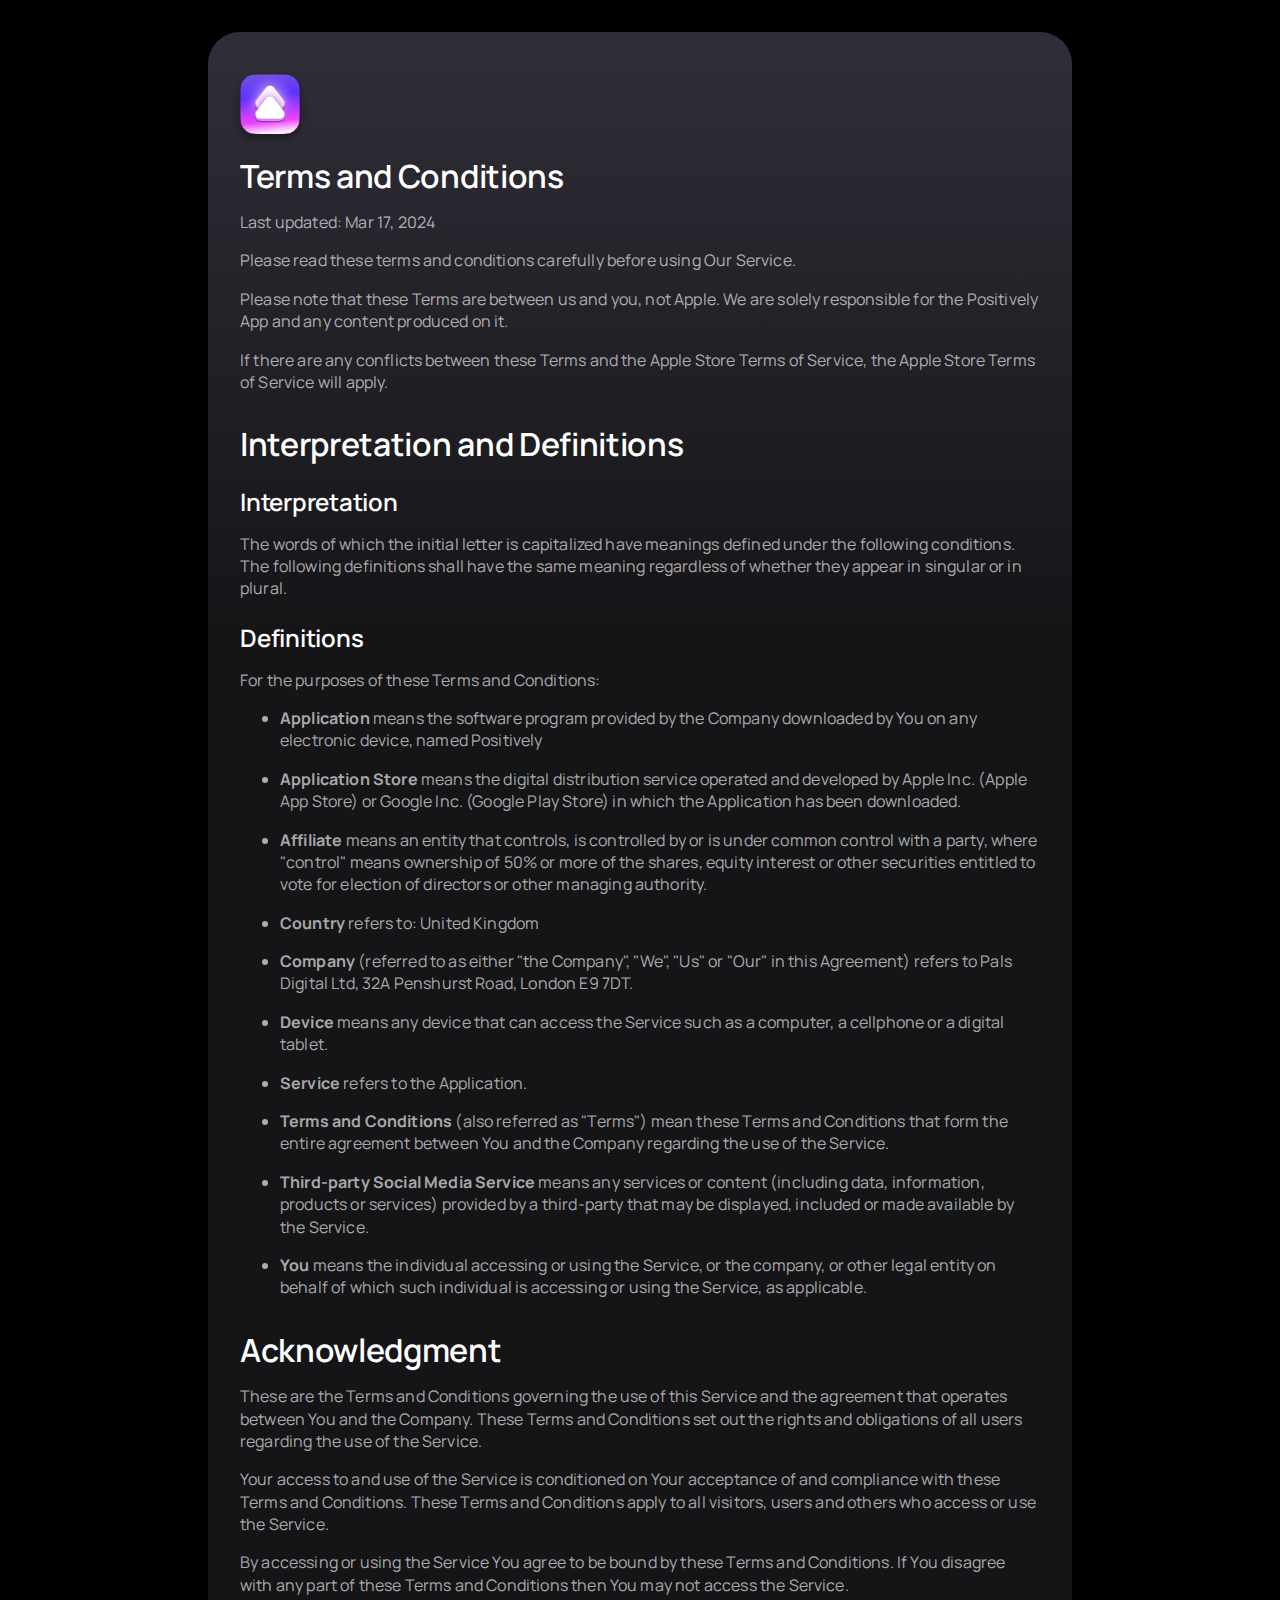
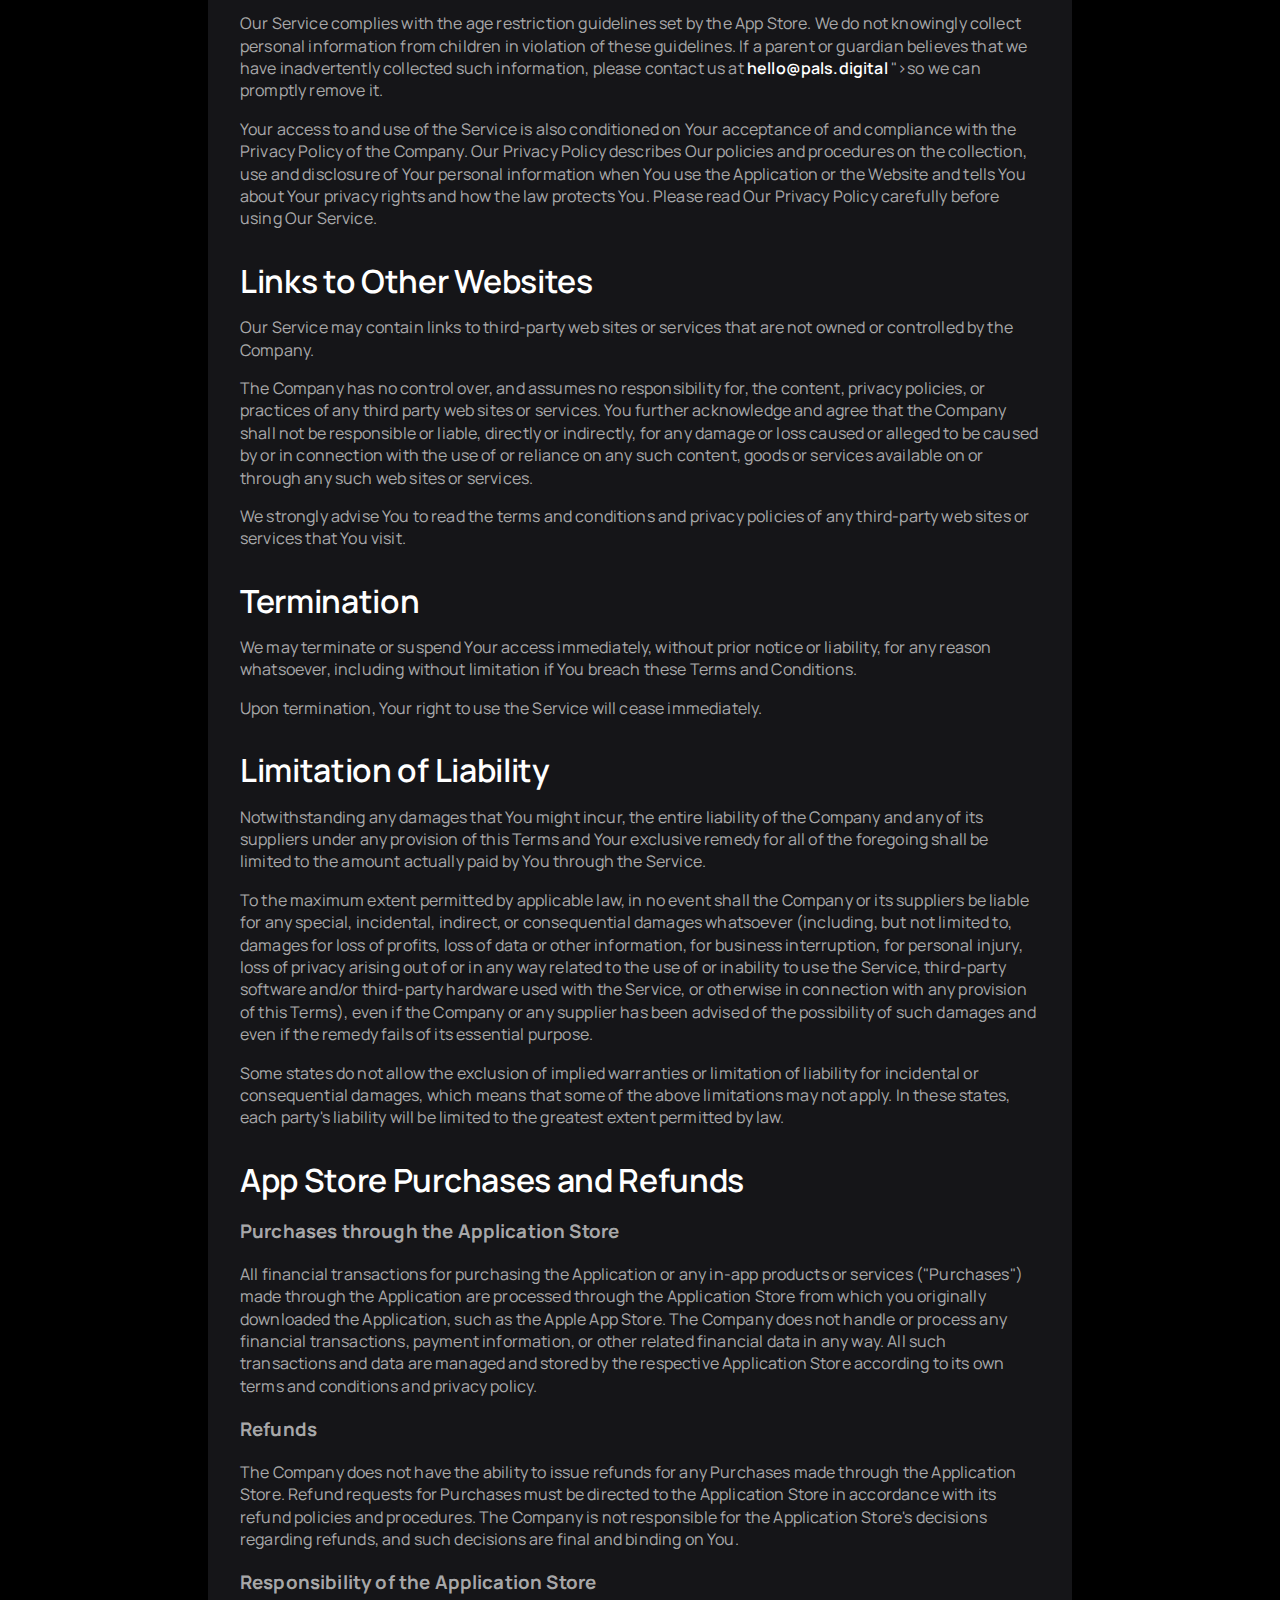
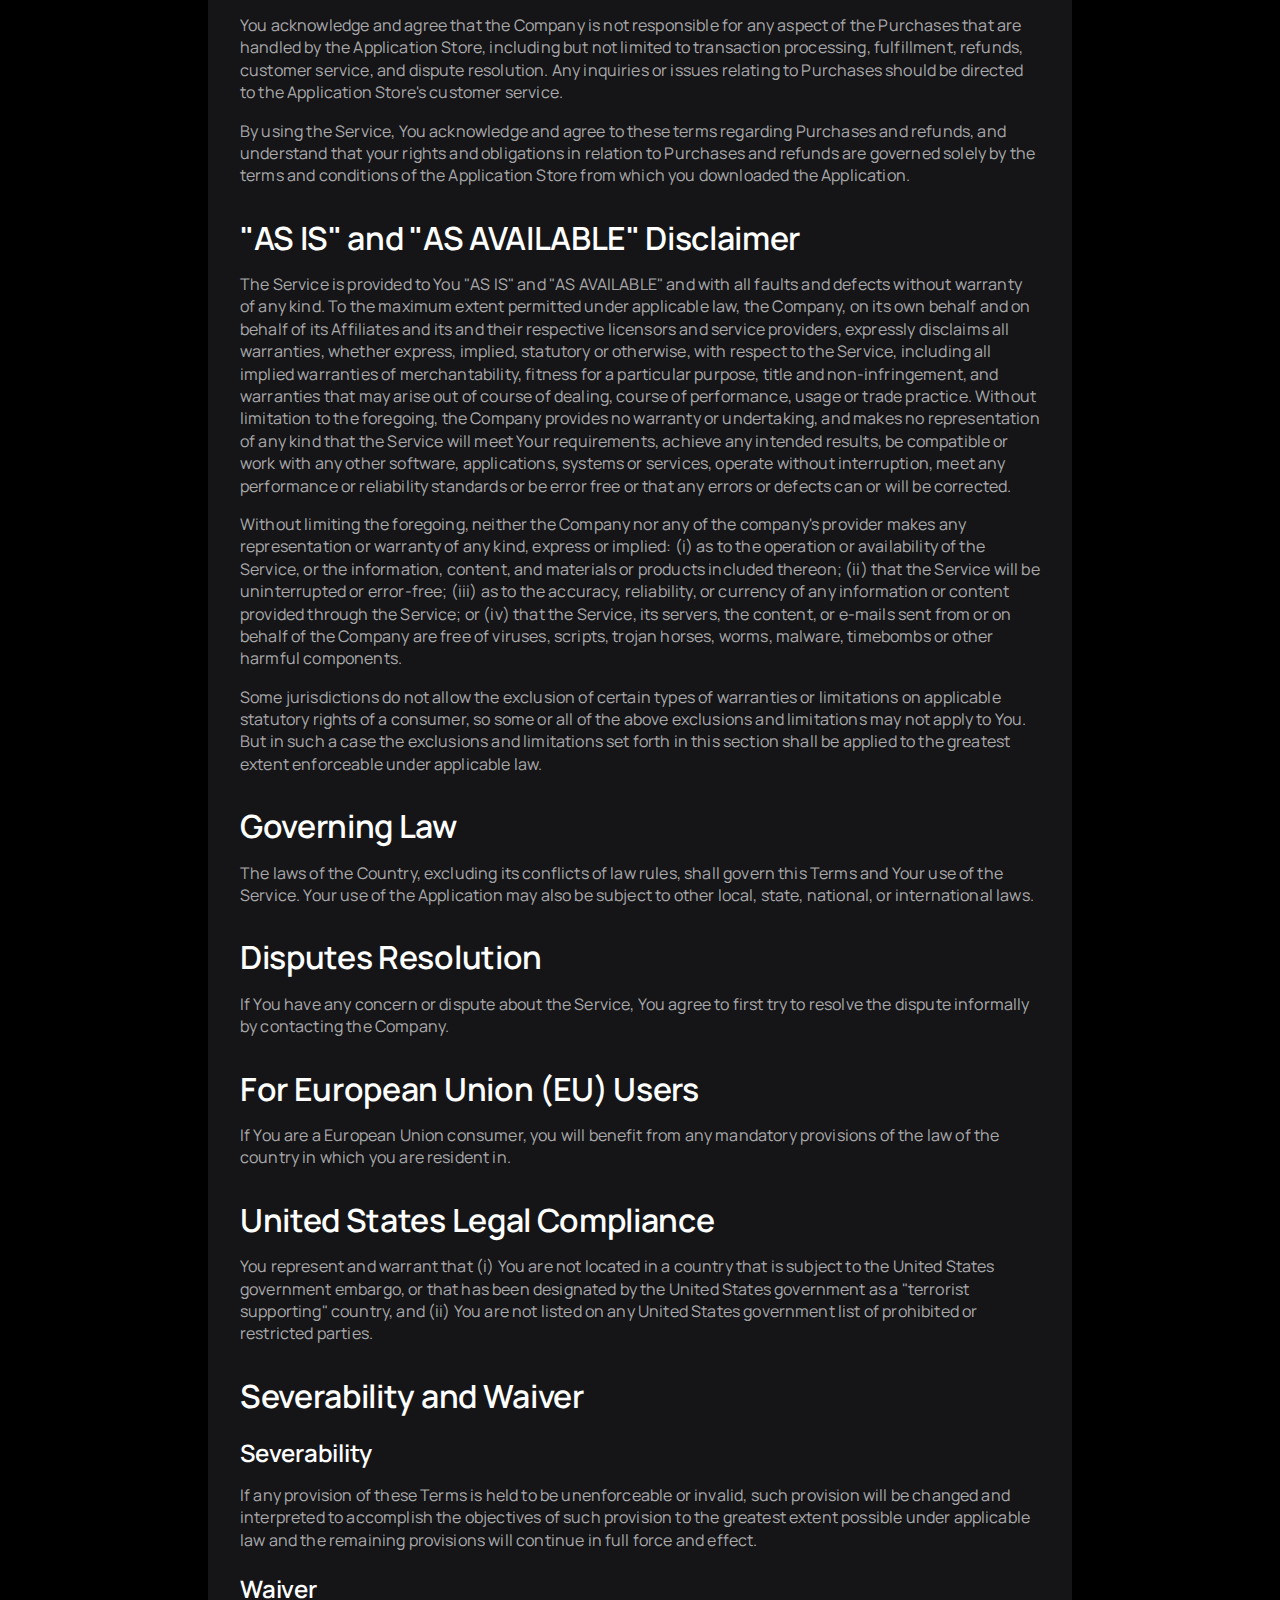
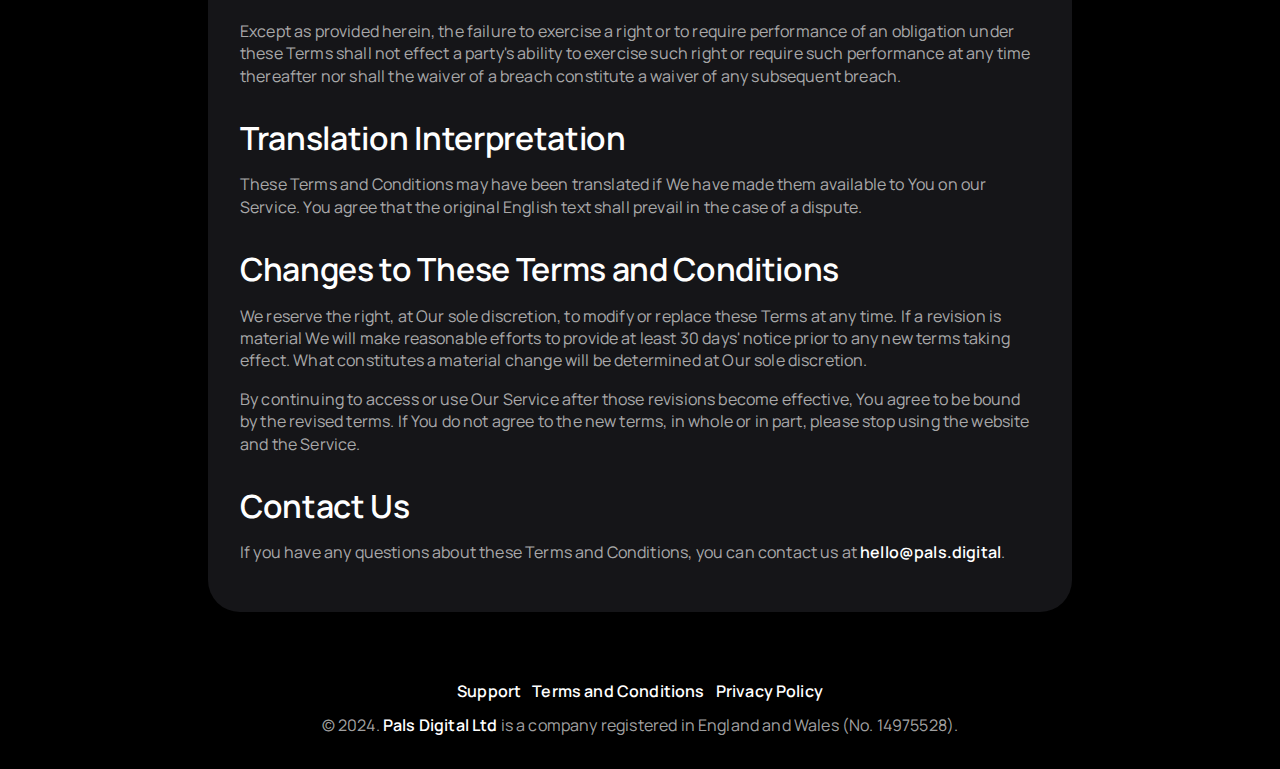
<file: positively/terms.html>
<html>
  <head>
    <meta name="viewport" content="width=device-width, initial-scale=1.0" />
    <link rel="stylesheet" href="/style.css" />
    <link rel="preconnect" href="https://fonts.googleapis.com" />
    <link rel="preconnect" href="https://fonts.gstatic.com" crossorigin />
    <link
      href="https://fonts.googleapis.com/css2?family=Work+Sans:wght@300;400;500;600&display=swap"
      rel="stylesheet"
    />
    <meta property="og:image" content="/images/positively-cover.png" />
    <meta
      name="description"
      content="Positively is the #1 app for positive thinking, reduced stress, increased confidence and lower anxiety. Transform your mind with thousands of positive messages on every topic from work, love, personal growth, health and wealth."
    />
    <title>Positively | Terms and Conditions</title>
  </head>
  <body>
    <section>
      <div class="container content">
        <a href="/positively/index.html"
          ><img class="icon small" src="/images/positively-icon.png"
        /></a>
        <h1 class="mb-4 mt-0">Terms and Conditions</h1>

        <p>Last updated: Mar 17, 2024</p>
        <p>
          Please read these terms and conditions carefully before using Our
          Service.
        </p>
        <p>
          Please note that these Terms are between us and you, not Apple. We are
          solely responsible for the Positively App and any content produced on
          it.
        </p>
        <p>
          If there are any conflicts between these Terms and the Apple Store
          Terms of Service, the Apple Store Terms of Service will apply.
        </p>

        <h1>Interpretation and Definitions</h1>
        <h2>Interpretation</h2>
        <p>
          The words of which the initial letter is capitalized have meanings
          defined under the following conditions. The following definitions
          shall have the same meaning regardless of whether they appear in
          singular or in plural.
        </p>
        <h2>Definitions</h2>
        <p>For the purposes of these Terms and Conditions:</p>
        <ul>
          <li>
            <p>
              <strong>Application</strong> means the software program provided
              by the Company downloaded by You on any electronic device, named
              Positively
            </p>
          </li>
          <li>
            <p>
              <strong>Application Store</strong> means the digital distribution
              service operated and developed by Apple Inc. (Apple App Store) or
              Google Inc. (Google Play Store) in which the Application has been
              downloaded.
            </p>
          </li>
          <li>
            <p>
              <strong>Affiliate</strong> means an entity that controls, is
              controlled by or is under common control with a party, where
              &quot;control&quot; means ownership of 50% or more of the shares,
              equity interest or other securities entitled to vote for election
              of directors or other managing authority.
            </p>
          </li>
          <li>
            <p><strong>Country</strong> refers to: United Kingdom</p>
          </li>
          <li>
            <p>
              <strong>Company</strong> (referred to as either &quot;the
              Company&quot;, &quot;We&quot;, &quot;Us&quot; or &quot;Our&quot;
              in this Agreement) refers to Pals Digital Ltd, 32A Penshurst Road,
              London E9 7DT.
            </p>
          </li>
          <li>
            <p>
              <strong>Device</strong> means any device that can access the
              Service such as a computer, a cellphone or a digital tablet.
            </p>
          </li>
          <li>
            <p><strong>Service</strong> refers to the Application.</p>
          </li>
          <li>
            <p>
              <strong>Terms and Conditions</strong> (also referred as
              &quot;Terms&quot;) mean these Terms and Conditions that form the
              entire agreement between You and the Company regarding the use of
              the Service.
            </p>
          </li>
          <li>
            <p>
              <strong>Third-party Social Media Service</strong> means any
              services or content (including data, information, products or
              services) provided by a third-party that may be displayed,
              included or made available by the Service.
            </p>
          </li>
          <li>
            <p>
              <strong>You</strong> means the individual accessing or using the
              Service, or the company, or other legal entity on behalf of which
              such individual is accessing or using the Service, as applicable.
            </p>
          </li>
        </ul>
        <h1>Acknowledgment</h1>
        <p>
          These are the Terms and Conditions governing the use of this Service
          and the agreement that operates between You and the Company. These
          Terms and Conditions set out the rights and obligations of all users
          regarding the use of the Service.
        </p>
        <p>
          Your access to and use of the Service is conditioned on Your
          acceptance of and compliance with these Terms and Conditions. These
          Terms and Conditions apply to all visitors, users and others who
          access or use the Service.
        </p>
        <p>
          By accessing or using the Service You agree to be bound by these Terms
          and Conditions. If You disagree with any part of these Terms and
          Conditions then You may not access the Service.
        </p>
        <p>
          Our Service complies with the age restriction guidelines set by the
          App Store. We do not knowingly collect personal information from
          children in violation of these guidelines. If a parent or guardian
          believes that we have inadvertently collected such information, please
          contact us at <a href="mailto:hello@pals.digital">hello@pals.digital</a>
"></a>so we can promptly remove it.
        </p>
        <p>
          Your access to and use of the Service is also conditioned on Your
          acceptance of and compliance with the Privacy Policy of the Company.
          Our Privacy Policy describes Our policies and procedures on the
          collection, use and disclosure of Your personal information when You
          use the Application or the Website and tells You about Your privacy
          rights and how the law protects You. Please read Our Privacy Policy
          carefully before using Our Service.
        </p>
        <h1>Links to Other Websites</h1>
        <p>
          Our Service may contain links to third-party web sites or services
          that are not owned or controlled by the Company.
        </p>
        <p>
          The Company has no control over, and assumes no responsibility for,
          the content, privacy policies, or practices of any third party web
          sites or services. You further acknowledge and agree that the Company
          shall not be responsible or liable, directly or indirectly, for any
          damage or loss caused or alleged to be caused by or in connection with
          the use of or reliance on any such content, goods or services
          available on or through any such web sites or services.
        </p>
        <p>
          We strongly advise You to read the terms and conditions and privacy
          policies of any third-party web sites or services that You visit.
        </p>
        <h1>Termination</h1>
        <p>
          We may terminate or suspend Your access immediately, without prior
          notice or liability, for any reason whatsoever, including without
          limitation if You breach these Terms and Conditions.
        </p>
        <p>
          Upon termination, Your right to use the Service will cease
          immediately.
        </p>
        <h1>Limitation of Liability</h1>
        <p>
          Notwithstanding any damages that You might incur, the entire liability
          of the Company and any of its suppliers under any provision of this
          Terms and Your exclusive remedy for all of the foregoing shall be
          limited to the amount actually paid by You through the Service.
        </p>
        <p>
          To the maximum extent permitted by applicable law, in no event shall
          the Company or its suppliers be liable for any special, incidental,
          indirect, or consequential damages whatsoever (including, but not
          limited to, damages for loss of profits, loss of data or other
          information, for business interruption, for personal injury, loss of
          privacy arising out of or in any way related to the use of or
          inability to use the Service, third-party software and/or third-party
          hardware used with the Service, or otherwise in connection with any
          provision of this Terms), even if the Company or any supplier has been
          advised of the possibility of such damages and even if the remedy
          fails of its essential purpose.
        </p>
        <p>
          Some states do not allow the exclusion of implied warranties or
          limitation of liability for incidental or consequential damages, which
          means that some of the above limitations may not apply. In these
          states, each party's liability will be limited to the greatest extent
          permitted by law.
        </p>
        <h1>App Store Purchases and Refunds</h1>

        <h3>Purchases through the Application Store</h3>

        <p>
          All financial transactions for purchasing the Application or any
          in-app products or services ("Purchases") made through the Application
          are processed through the Application Store from which you originally
          downloaded the Application, such as the Apple App Store. The Company
          does not handle or process any financial transactions, payment
          information, or other related financial data in any way. All such
          transactions and data are managed and stored by the respective
          Application Store according to its own terms and conditions and
          privacy policy.
        </p>

        <h3>Refunds</h3>

        <p>
          The Company does not have the ability to issue refunds for any
          Purchases made through the Application Store. Refund requests for
          Purchases must be directed to the Application Store in accordance with
          its refund policies and procedures. The Company is not responsible for
          the Application Store's decisions regarding refunds, and such
          decisions are final and binding on You.
        </p>

        <h3>Responsibility of the Application Store</h3>

        <p>
          You acknowledge and agree that the Company is not responsible for any
          aspect of the Purchases that are handled by the Application Store,
          including but not limited to transaction processing, fulfillment,
          refunds, customer service, and dispute resolution. Any inquiries or
          issues relating to Purchases should be directed to the Application
          Store's customer service.
        </p>

        <p>
          By using the Service, You acknowledge and agree to these terms
          regarding Purchases and refunds, and understand that your rights and
          obligations in relation to Purchases and refunds are governed solely
          by the terms and conditions of the Application Store from which you
          downloaded the Application.
        </p>

        <h1>&quot;AS IS&quot; and &quot;AS AVAILABLE&quot; Disclaimer</h1>
        <p>
          The Service is provided to You &quot;AS IS&quot; and &quot;AS
          AVAILABLE&quot; and with all faults and defects without warranty of
          any kind. To the maximum extent permitted under applicable law, the
          Company, on its own behalf and on behalf of its Affiliates and its and
          their respective licensors and service providers, expressly disclaims
          all warranties, whether express, implied, statutory or otherwise, with
          respect to the Service, including all implied warranties of
          merchantability, fitness for a particular purpose, title and
          non-infringement, and warranties that may arise out of course of
          dealing, course of performance, usage or trade practice. Without
          limitation to the foregoing, the Company provides no warranty or
          undertaking, and makes no representation of any kind that the Service
          will meet Your requirements, achieve any intended results, be
          compatible or work with any other software, applications, systems or
          services, operate without interruption, meet any performance or
          reliability standards or be error free or that any errors or defects
          can or will be corrected.
        </p>
        <p>
          Without limiting the foregoing, neither the Company nor any of the
          company's provider makes any representation or warranty of any kind,
          express or implied: (i) as to the operation or availability of the
          Service, or the information, content, and materials or products
          included thereon; (ii) that the Service will be uninterrupted or
          error-free; (iii) as to the accuracy, reliability, or currency of any
          information or content provided through the Service; or (iv) that the
          Service, its servers, the content, or e-mails sent from or on behalf
          of the Company are free of viruses, scripts, trojan horses, worms,
          malware, timebombs or other harmful components.
        </p>
        <p>
          Some jurisdictions do not allow the exclusion of certain types of
          warranties or limitations on applicable statutory rights of a
          consumer, so some or all of the above exclusions and limitations may
          not apply to You. But in such a case the exclusions and limitations
          set forth in this section shall be applied to the greatest extent
          enforceable under applicable law.
        </p>
        <h1>Governing Law</h1>
        <p>
          The laws of the Country, excluding its conflicts of law rules, shall
          govern this Terms and Your use of the Service. Your use of the
          Application may also be subject to other local, state, national, or
          international laws.
        </p>
        <h1>Disputes Resolution</h1>
        <p>
          If You have any concern or dispute about the Service, You agree to
          first try to resolve the dispute informally by contacting the Company.
        </p>
        <h1>For European Union (EU) Users</h1>
        <p>
          If You are a European Union consumer, you will benefit from any
          mandatory provisions of the law of the country in which you are
          resident in.
        </p>
        <h1>United States Legal Compliance</h1>
        <p>
          You represent and warrant that (i) You are not located in a country
          that is subject to the United States government embargo, or that has
          been designated by the United States government as a &quot;terrorist
          supporting&quot; country, and (ii) You are not listed on any United
          States government list of prohibited or restricted parties.
        </p>
        <h1>Severability and Waiver</h1>
        <h2>Severability</h2>
        <p>
          If any provision of these Terms is held to be unenforceable or
          invalid, such provision will be changed and interpreted to accomplish
          the objectives of such provision to the greatest extent possible under
          applicable law and the remaining provisions will continue in full
          force and effect.
        </p>
        <h2>Waiver</h2>
        <p>
          Except as provided herein, the failure to exercise a right or to
          require performance of an obligation under these Terms shall not
          effect a party's ability to exercise such right or require such
          performance at any time thereafter nor shall the waiver of a breach
          constitute a waiver of any subsequent breach.
        </p>
        <h1>Translation Interpretation</h1>
        <p>
          These Terms and Conditions may have been translated if We have made
          them available to You on our Service. You agree that the original
          English text shall prevail in the case of a dispute.
        </p>
        <h1>Changes to These Terms and Conditions</h1>
        <p>
          We reserve the right, at Our sole discretion, to modify or replace
          these Terms at any time. If a revision is material We will make
          reasonable efforts to provide at least 30 days' notice prior to any
          new terms taking effect. What constitutes a material change will be
          determined at Our sole discretion.
        </p>
        <p>
          By continuing to access or use Our Service after those revisions
          become effective, You agree to be bound by the revised terms. If You
          do not agree to the new terms, in whole or in part, please stop using
          the website and the Service.
        </p>
        <h1>Contact Us</h1>
        <p>
          If you have any questions about these Terms and Conditions, you can
          contact us at
          <a href="mailto:hello@pals.digital">hello@pals.digital</a>.
        </p>
      </div>
    </section>
    <footer>
      <ul>
        <li><a href="support.html">Support</a></li>
        <li><a href="terms.html">Terms and Conditions</a></li>
        <li><a href="privacy.html">Privacy Policy</a></li>
      </ul>
      <p>
        &copy; 2024. <a href="/">Pals Digital Ltd</a> is a company registered in
        England and Wales (No. 14975528).
      </p>
    </footer>
  </body>
</html>
</file>
<file: style.css>
@import url("https://fonts.googleapis.com/css2?family=Manrope:wght@300,400;500;600;700;800&display=swap");

html {
  font-size: 16px;
}
body {
  background: #000;
  text-align: center;
  margin: 0;
  font-family: "Manrope", sans-serif;
  color: rgba(255, 255, 255, 0.65);
  font-weight: 400;
  letter-spacing: 0.01em;
  display: flex;
  flex-direction: column;
  min-height: 100vh;
  line-height: 1.4;
}

.mb-0 {
  margin-bottom: 0;
}
.mb-1 {
  margin-bottom: 0.25rem;
}
.mb-2 {
  margin-bottom: 0.5rem;
}
.mb-3 {
  margin-bottom: 0.75rem;
}
.mb-4 {
  margin-bottom: 1rem;
}
.mt-0 {
  margin-top: 0;
}

a {
  color: #fff;
  text-decoration: none;
  font-weight: 600;
}
h1.hero {
  margin: 2rem 0 0 0;
  font-weight: 500;
}
h1,
h2 {
  color: #fff;
  line-height: 1.2;
}
h1 {
  font-size: 2rem;
  margin: 1em 0 0.5em 0;
  font-weight: 600;
  letter-spacing: -0.01em;
}
h2 {
  font-weight: 600;
  font-size: 1.5rem;
  margin: 1em 0 1rem 0;
  letter-spacing: -0.01em;
}
img.screens {
  width: 100%;
}
p.lead {
  font-size: 1.25rem;
  margin: 0 0 1.25rem 0;
  line-height: 1.3;

  margin: 0 0 1.25rem 0;
}
section {
  padding: 1rem 1rem;
  box-sizing: border-box;
  margin: 1rem;
}
.container {
  max-width: 800px;
  margin: 0 auto;
}
span.tag {
  padding: 0.4rem 0.75rem;
  /* background: #fff; */
  border: 1px solid rgba(255, 255, 255, 0.7);
  border-radius: 1.5rem;
  color: #fff;
  font-weight: 600;
  letter-spacing: 0.01em;
}
.container.positively {
  /* background: linear-gradient(0deg, #593cbe 0%, #0c1340 100%); */
  background: linear-gradient(180deg, #302e38 0%, #151518 100%);
  /* margin: 32px; */
  border-radius: 2rem;
  text-align: center;
  display: flex;
  align-items: center;
  flex-direction: column;
  padding: 2rem;
}
.container.content {
  background: linear-gradient(180deg, #302e38 0%, #151518 600px);
  border-radius: 2rem;
  text-align: left;
  /* display: flex; */
  /* align-items: center; */
  /* flex-direction: column; */
  padding: 2rem;
}

.container.screens {
  padding: 0;
}
img.icon {
  width: 200px;
  transition: 0.3s ease;
}
img.icon:hover {
  transform: scale(0.98) translateY(2px);
}
img.icon.small {
  width: 80px;
  margin: 0 0 10px -10px;
}

footer {
  margin-top: auto;
  padding: 1rem;
}
footer ul {
  list-style: none;
  padding: 0;
  margin-bottom: 0;
}
footer li {
  display: inline-block;
  margin: 0.25rem;
}
footer p {
  margin-top: 0.5rem;
}
@media (max-width: 440px) {
  html {
    font-size: 14px;
  }
}
</file>
